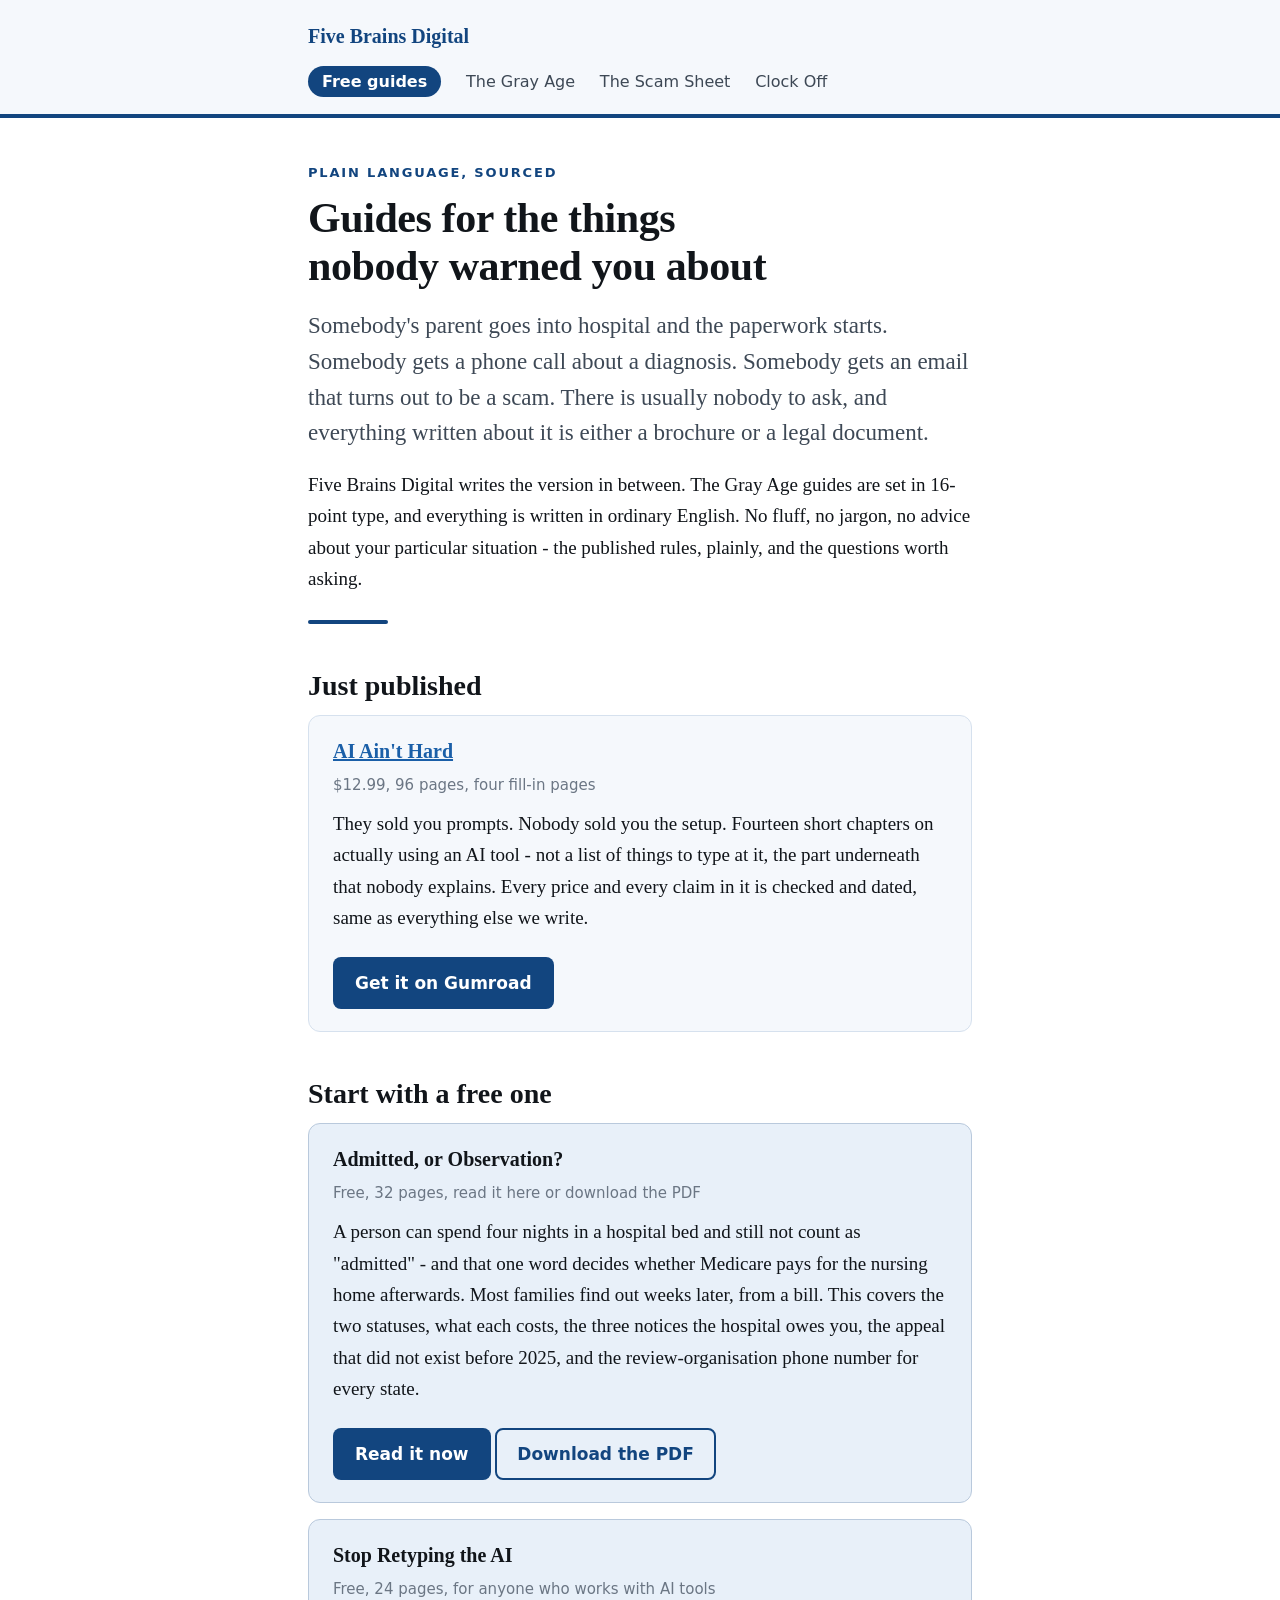
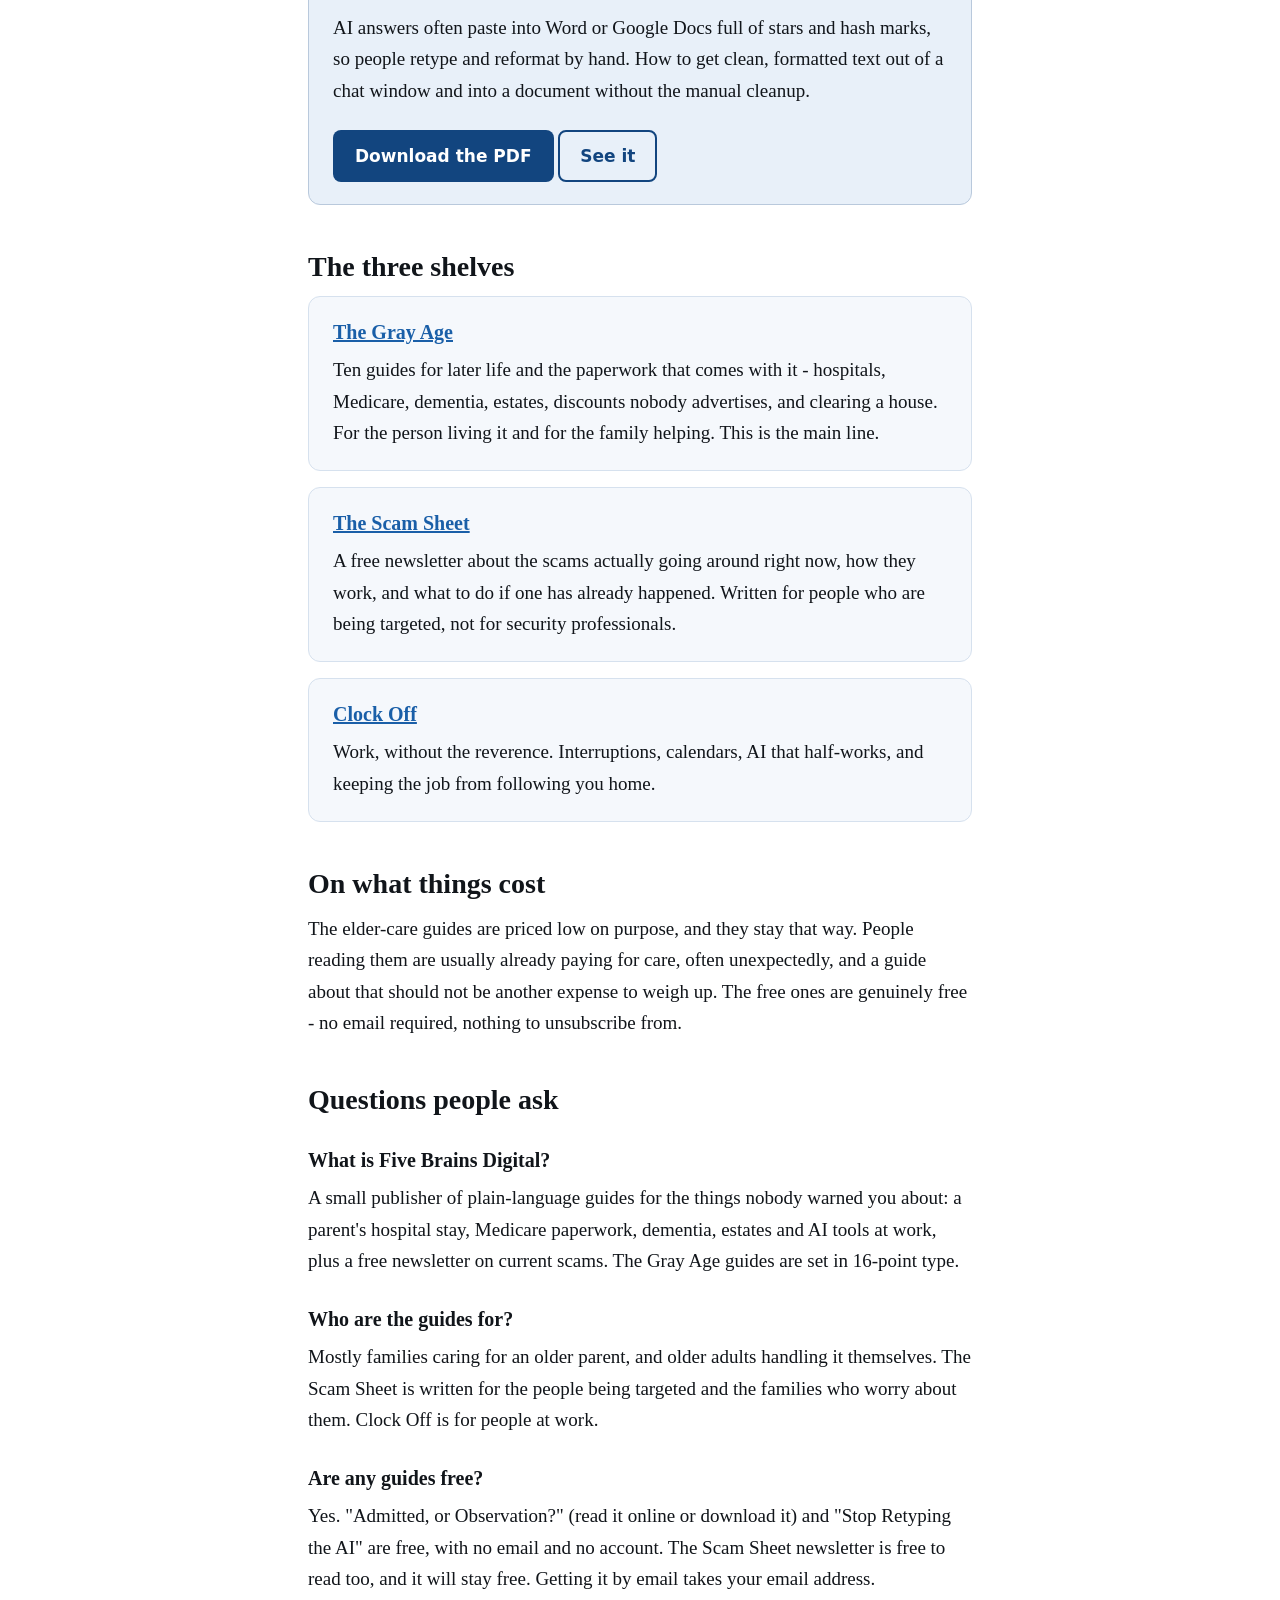
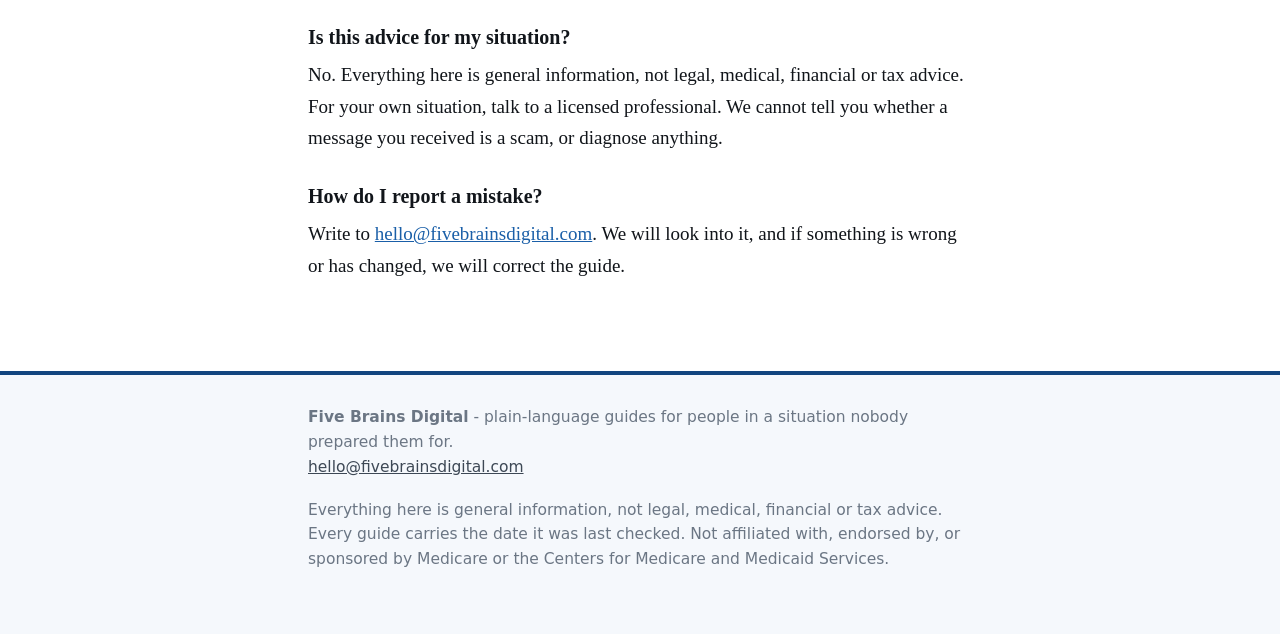
<file: index.html>
<!doctype html>
<html lang="en">
  <head>
    <meta charset="utf-8">
    <meta name="viewport" content="width=device-width, initial-scale=1">
    <title>Five Brains Digital - plain-language guides for caregivers and families</title>
  <meta name="description" content="Plain-language guides on Medicare paperwork, dementia, caring for an aging parent, and the scams going around. Free guides available.">
  <link rel="canonical" href="https://fivebrainsdigital.com/">
  <meta property="og:title" content="Five Brains Digital - plain-language guides for caregivers and families">
  <meta property="og:description" content="Plain-language guides on Medicare paperwork, dementia, caring for an aging parent, and the scams going around. Free guides available.">
  <meta property="og:type" content="website">
  <meta property="og:url" content="https://fivebrainsdigital.com/">
  <link rel="stylesheet" href="style.css">
  </head>
<body class="">
<a class="skip" href="#main">Skip to content</a>
<header class="site"><div class="wrap">
<a class="brand" href="">Five Brains Digital</a>
<nav>
  <a class="pill" href="free">Free guides</a>
  <a href="the-gray-age">The Gray Age</a>
  <a href="scam-sheet">The Scam Sheet</a>
  <a href="clock-off">Clock Off</a>
</nav>
</div></header>
  <main id="main"><div class="wrap">
    <p class="eyebrow">Plain language, sourced</p>
    <h1>Guides for the things nobody warned you about</h1>
  <p class="lede">Somebody's parent goes into hospital and the paperwork starts. Somebody gets a
  phone call about a diagnosis. Somebody gets an email that turns out to be a scam. There is
  usually nobody to ask, and everything written about it is either a brochure or a legal document.</p>
  <p>Five Brains Digital writes the version in between. The Gray Age guides are set in 16-point
  type, and everything is written in ordinary English. No fluff, no jargon, no advice about your
  particular situation - the published rules, plainly, and the questions worth asking.</p>
  <hr class="gold">
  <h2>Just published</h2>
  <div class="card">
  <h3><a href="https://shop.fivebrainsdigital.com/l/gytrvp">AI Ain't Hard</a></h3>
  <p class="meta">$12.99, 96 pages, four fill-in pages</p>
  <p>They sold you prompts. Nobody sold you the setup. Fourteen short chapters on actually
  using an AI tool - not a list of things to type at it, the part underneath that nobody
  explains. Every price and every claim in it is checked and dated, same as everything else
  we write.</p>
  <p><a class="btn" href="https://shop.fivebrainsdigital.com/l/gytrvp">Get it on Gumroad</a></p>
  </div>
  <h2>Start with a free one</h2>
  <div class="card free">
  <h3>Admitted, or Observation?</h3>
  <p class="meta">Free, 32 pages, read it here or download the PDF</p>
  <p>A person can spend four nights in a hospital bed and still not count as "admitted" -
  and that one word decides whether Medicare pays for the nursing home afterwards. Most
  families find out weeks later, from a bill. This covers the two statuses, what each costs,
  the three notices the hospital owes you, the appeal that did not exist before 2025, and
  the review-organisation phone number for every state.</p>
  <p><a class="btn" href="guides/admitted-or-observation">Read it now</a>
  <a class="btn ghost" href="downloads/admitted-or-observation.pdf">Download the PDF</a></p>
  </div>
  <div class="card free">
  <h3>Stop Retyping the AI</h3>
  <p class="meta">Free, 24 pages, for anyone who works with AI tools</p>
  <p>AI answers often paste into Word or Google Docs full of stars and hash marks, so people
  retype and reformat by hand. How to get clean, formatted text out of a chat window and into a document without
  the manual cleanup.</p>
  <p><a class="btn" href="downloads/stop-retyping-the-ai.pdf">Download the PDF</a>
  <a class="btn ghost" href="clock-off">See it</a></p>
  </div>
  <h2>The three shelves</h2>
  <div class="card">
  <h3><a href="the-gray-age">The Gray Age</a></h3>
  <p>Ten guides for later life and the paperwork that comes with it - hospitals, Medicare,
  dementia, estates, discounts nobody advertises, and clearing a house. For the person living
  it and for the family helping. This is the main line.</p>
  </div>
  <div class="card">
  <h3><a href="scam-sheet">The Scam Sheet</a></h3>
  <p>A free newsletter about the scams actually going around right now, how they work, and
  what to do if one has already happened. Written for people who are being targeted, not for
  security professionals.</p>
  </div>
  <div class="card">
  <h3><a href="clock-off">Clock Off</a></h3>
  <p>Work, without the reverence. Interruptions, calendars, AI that half-works, and keeping
  the job from following you home.</p>
  </div>
  <h2>On what things cost</h2>
  <p>The elder-care guides are priced low on purpose, and they stay that way. People reading them
  are usually already paying for care, often unexpectedly, and a guide about that should not be
  another expense to weigh up. The free ones are genuinely free - no email required, nothing to
  unsubscribe from.</p>
  <h2 id="questions">Questions people ask</h2>
  <h3>What is Five Brains Digital?</h3>
  <p>A small publisher of plain-language guides for the things nobody warned you about: a parent's
  hospital stay, Medicare paperwork, dementia, estates and AI tools at work, plus a free newsletter
  on current scams. The Gray Age guides are set in 16-point type.</p>
  <h3>Who are the guides for?</h3>
  <p>Mostly families caring for an older parent, and older adults handling it themselves. The Scam
  Sheet is written for the people being targeted and the families who worry about them. Clock Off is
  for people at work.</p>
  <h3>Are any guides free?</h3>
  <p>Yes. "Admitted, or Observation?" (read it online or download it) and "Stop Retyping the AI" are
  free, with no email and no account. The Scam Sheet newsletter is free to read too, and it will stay
  free. Getting it by email takes your email address.</p>
  <h3>Is this advice for my situation?</h3>
  <p>No. Everything here is general information, not legal, medical, financial or tax advice. For your
  own situation, talk to a licensed professional. We cannot tell you whether a message you received is
  a scam, or diagnose anything.</p>
  <h3>How do I report a mistake?</h3>
  <p>Write to <a href="mailto:hello@fivebrainsdigital.com">hello@fivebrainsdigital.com</a>. We will look
  into it, and if something is wrong or has changed, we will correct the guide.</p>
  </div></main>
<footer class="site"><div class="wrap">
<p><strong>Five Brains Digital</strong> - plain-language guides for people in a situation
nobody prepared them for.<br>
<a href="mailto:hello@fivebrainsdigital.com">hello@fivebrainsdigital.com</a></p>
<p>Everything here is general information, not legal, medical, financial or tax advice.
Every guide carries the date it was last checked. Not affiliated with, endorsed by,
or sponsored by Medicare or the Centers for Medicare and Medicaid Services.</p>
</div></footer>
</body>
</html>
</file>
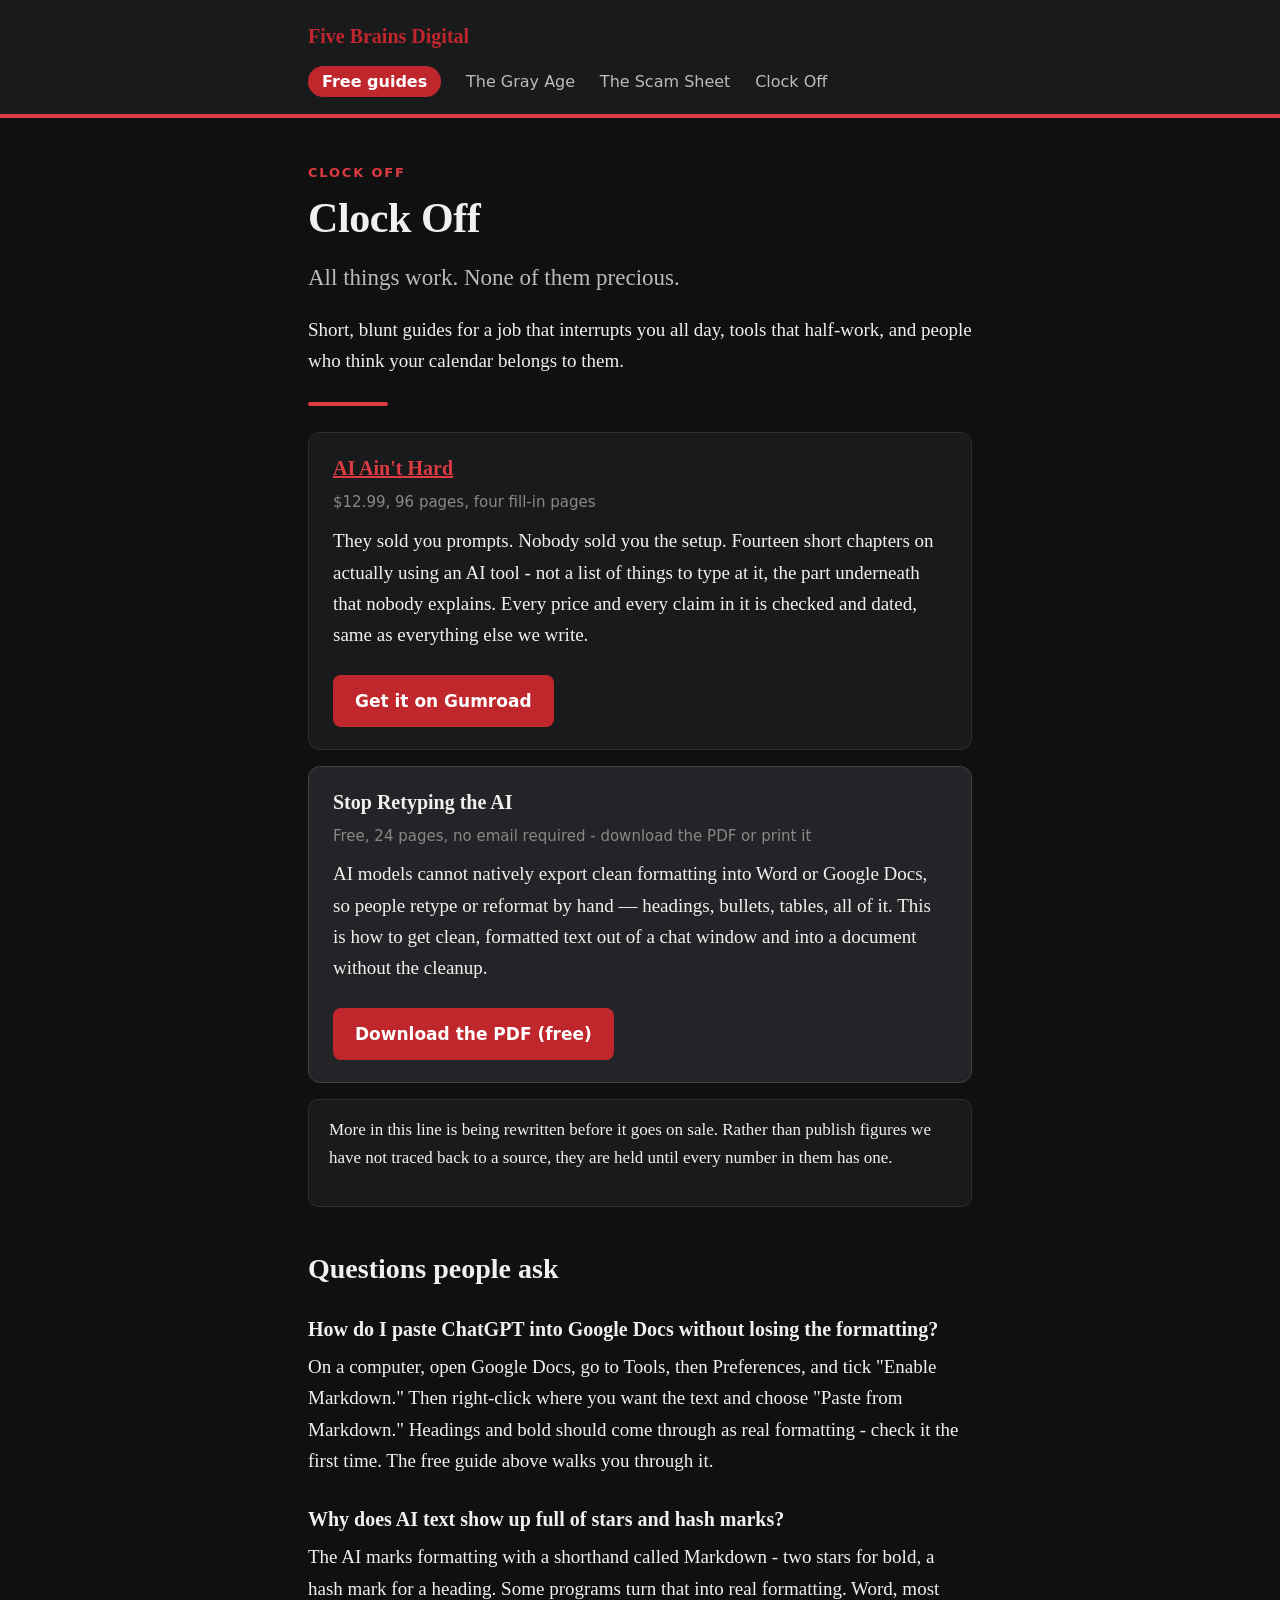
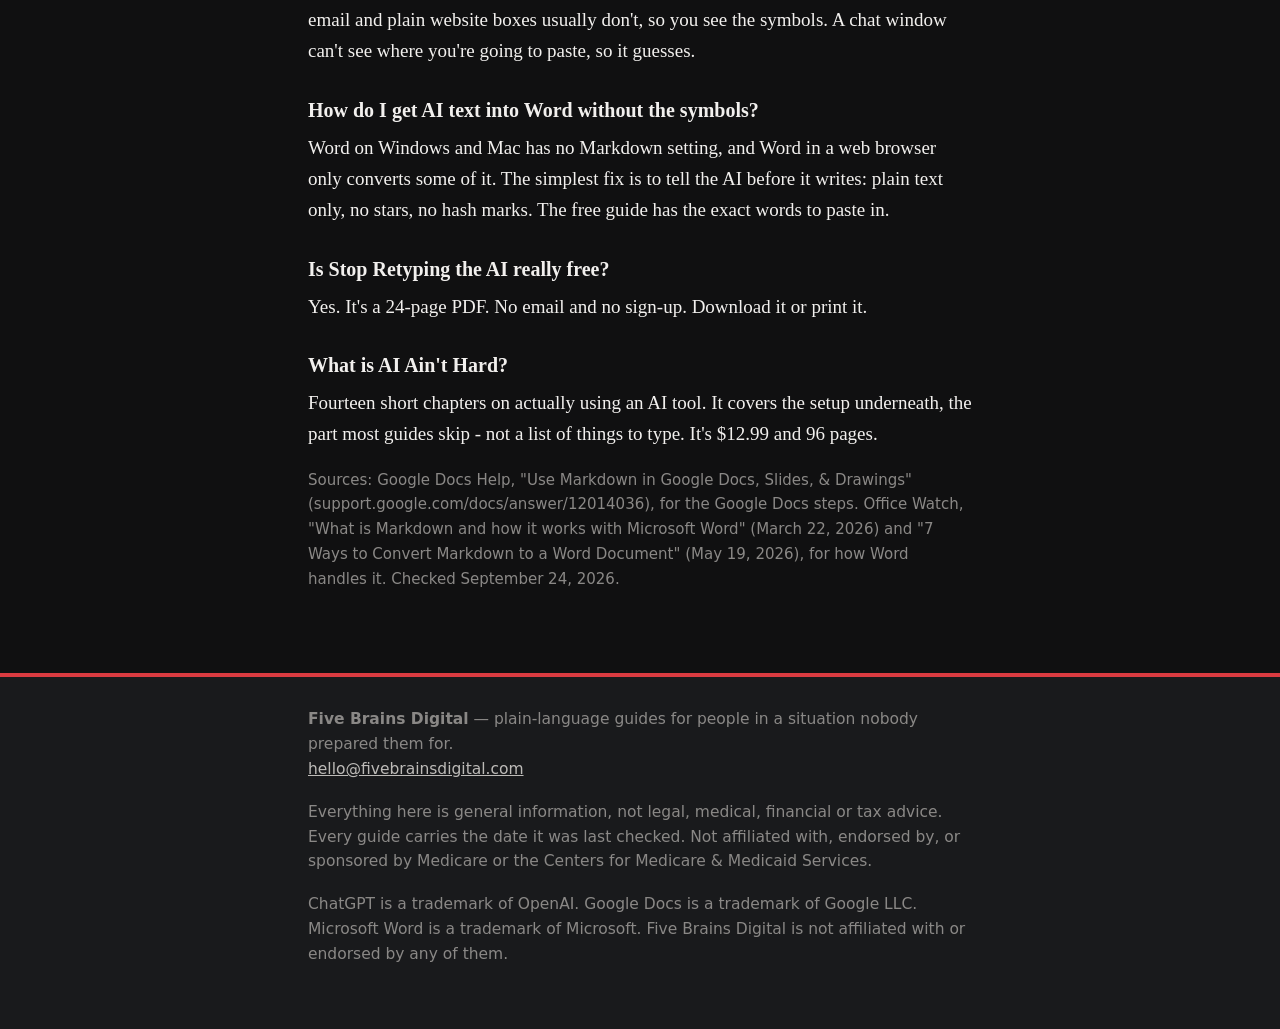
<file: clock-off.html>
<!doctype html>
<html lang="en">
<head>
<meta charset="utf-8">
<meta name="viewport" content="width=device-width, initial-scale=1">
<title>Clock Off — work guides with an attitude | Five Brains Digital</title>
<meta name="description" content="Work guides with an attitude: interruptions, calendars, AI tools that half-work, and keeping the job from following you home. Includes a free guide to getting clean formatted text out of a chat window.">
<link rel="canonical" href="https://fivebrainsdigital.com/clock-off">
<meta property="og:title" content="Clock Off — work guides with an attitude | Five Brains Digital">
<meta property="og:description" content="Work guides with an attitude: interruptions, calendars, AI tools that half-work, and keeping the job from following you home. Includes a free guide to getting clean formatted text out of a chat window.">
<meta property="og:type" content="website">
<meta property="og:url" content="https://fivebrainsdigital.com/clock-off">
<link rel="stylesheet" href="style.css">

</head>
<body class="csy">
<a class="skip" href="#main">Skip to content</a>
<header class="site"><div class="wrap">
  <a class="brand" href="./">Five Brains Digital</a>
  <nav>
    <a class="pill" href="free">Free guides</a>
    <a href="the-gray-age">The Gray Age</a>
    <a href="scam-sheet">The Scam Sheet</a>
    <a href="clock-off">Clock Off</a>
  </nav>
</div></header>
<main id="main"><div class="wrap">

<p class="eyebrow">Clock Off</p>
<h1>Clock Off</h1>
<p class="lede">All things work. None of them precious.</p>
<p>Short, blunt guides for a job that interrupts you all day, tools that half-work, and people
who think your calendar belongs to them.</p>
<hr class="gold">
<div class="card">
  <h3><a href="https://shop.fivebrainsdigital.com/l/gytrvp">AI Ain't Hard</a></h3>
  <p class="meta">$12.99, 96 pages, four fill-in pages</p>
  <p>They sold you prompts. Nobody sold you the setup. Fourteen short chapters on actually
  using an AI tool - not a list of things to type at it, the part underneath that nobody
  explains. Every price and every claim in it is checked and dated, same as everything else
  we write.</p>
  <p><a class="btn" href="https://shop.fivebrainsdigital.com/l/gytrvp">Get it on Gumroad</a></p>
</div>
<div class="card free">
  <h3>Stop Retyping the AI</h3>
  <p class="meta">Free, 24 pages, no email required - download the PDF or print it</p>
  <p>AI models cannot natively export clean formatting into Word or Google Docs, so people
  retype or reformat by hand — headings, bullets, tables, all of it. This is how to get clean,
  formatted text out of a chat window and into a document without the cleanup.</p>
  <p><a class="btn" href="downloads/stop-retyping-the-ai.pdf">Download the PDF (free)</a></p>
</div>
<div class="note">
  <p>More in this line is being rewritten before it goes on sale. Rather than publish figures
  we have not traced back to a source, they are held until every number in them has one.</p>
</div>

<h2 id="questions">Questions people ask</h2>

<h3>How do I paste ChatGPT into Google Docs without losing the formatting?</h3>
<p>On a computer, open Google Docs, go to Tools, then Preferences, and tick "Enable Markdown." Then
right-click where you want the text and choose "Paste from Markdown." Headings and bold should come
through as real formatting - check it the first time. The free guide above walks you through it.</p>

<h3>Why does AI text show up full of stars and hash marks?</h3>
<p>The AI marks formatting with a shorthand called Markdown - two stars for bold, a hash mark for a
heading. Some programs turn that into real formatting. Word, most email and plain website boxes
usually don't, so you see the symbols. A chat window can't see where you're going to paste, so it
guesses.</p>

<h3>How do I get AI text into Word without the symbols?</h3>
<p>Word on Windows and Mac has no Markdown setting, and Word in a web browser only converts some of
it. The simplest fix is to tell the AI before it writes: plain text only, no stars, no hash marks.
The free guide has the exact words to paste in.</p>

<h3>Is Stop Retyping the AI really free?</h3>
<p>Yes. It's a 24-page PDF. No email and no sign-up. Download it or print it.</p>

<h3>What is AI Ain't Hard?</h3>
<p>Fourteen short chapters on actually using an AI tool. It covers the setup underneath, the part
most guides skip - not a list of things to type. It's $12.99 and 96 pages.</p>

<p class="meta">Sources: Google Docs Help, "Use Markdown in Google Docs, Slides, &amp; Drawings"
(support.google.com/docs/answer/12014036), for the Google Docs steps. Office Watch, "What is Markdown
and how it works with Microsoft Word" (March 22, 2026) and "7 Ways to Convert Markdown to a Word
Document" (May 19, 2026), for how Word handles it. Checked September 24, 2026.</p>

</div></main>
<footer class="site"><div class="wrap">
  <p><strong>Five Brains Digital</strong> — plain-language guides for people in a situation
  nobody prepared them for.<br>
  <a href="mailto:hello@fivebrainsdigital.com">hello@fivebrainsdigital.com</a></p>
  <p>Everything here is general information, not legal, medical, financial or tax advice.
  Every guide carries the date it was last checked. Not affiliated with, endorsed by,
  or sponsored by Medicare or the Centers for Medicare &amp; Medicaid Services.</p>
  <p>ChatGPT is a trademark of OpenAI. Google Docs is a trademark of Google LLC. Microsoft Word is a
  trademark of Microsoft. Five Brains Digital is not affiliated with or endorsed by any of them.</p>
</div></footer>
</body>
</html>
</file>
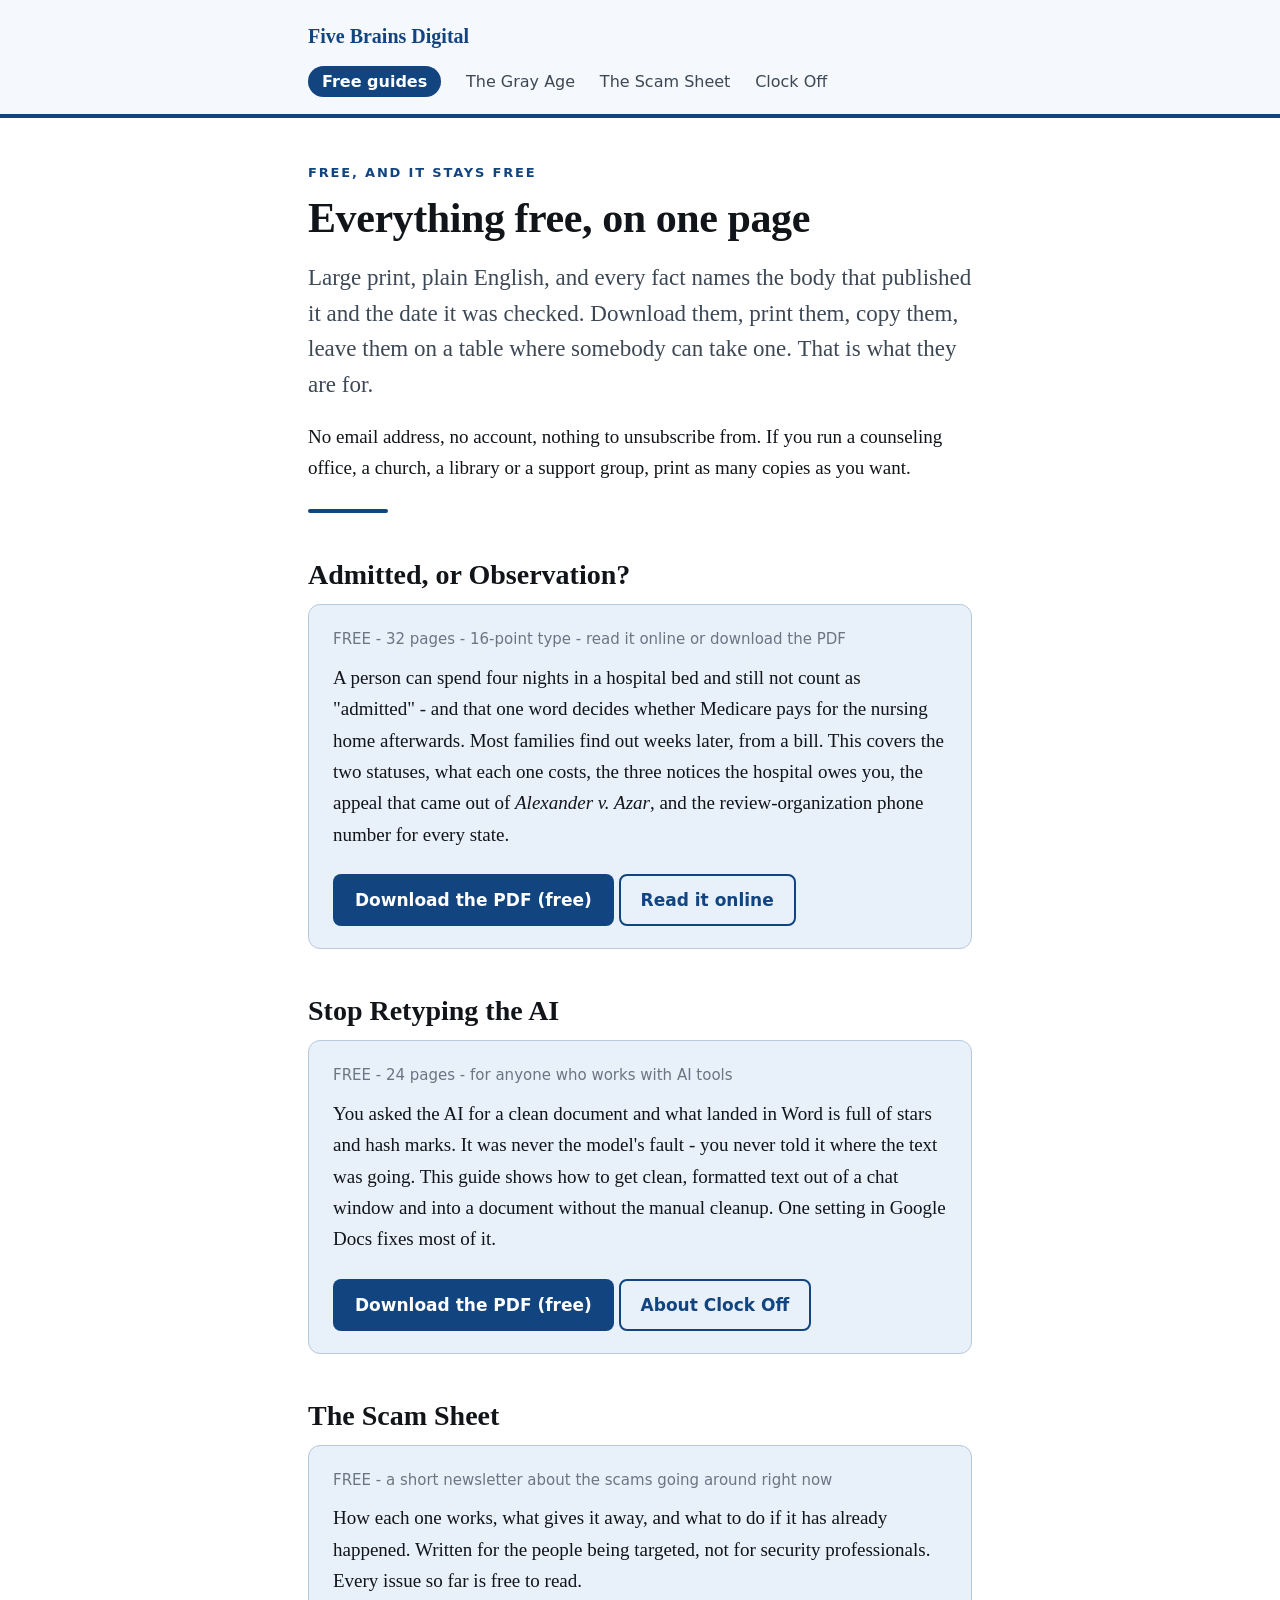
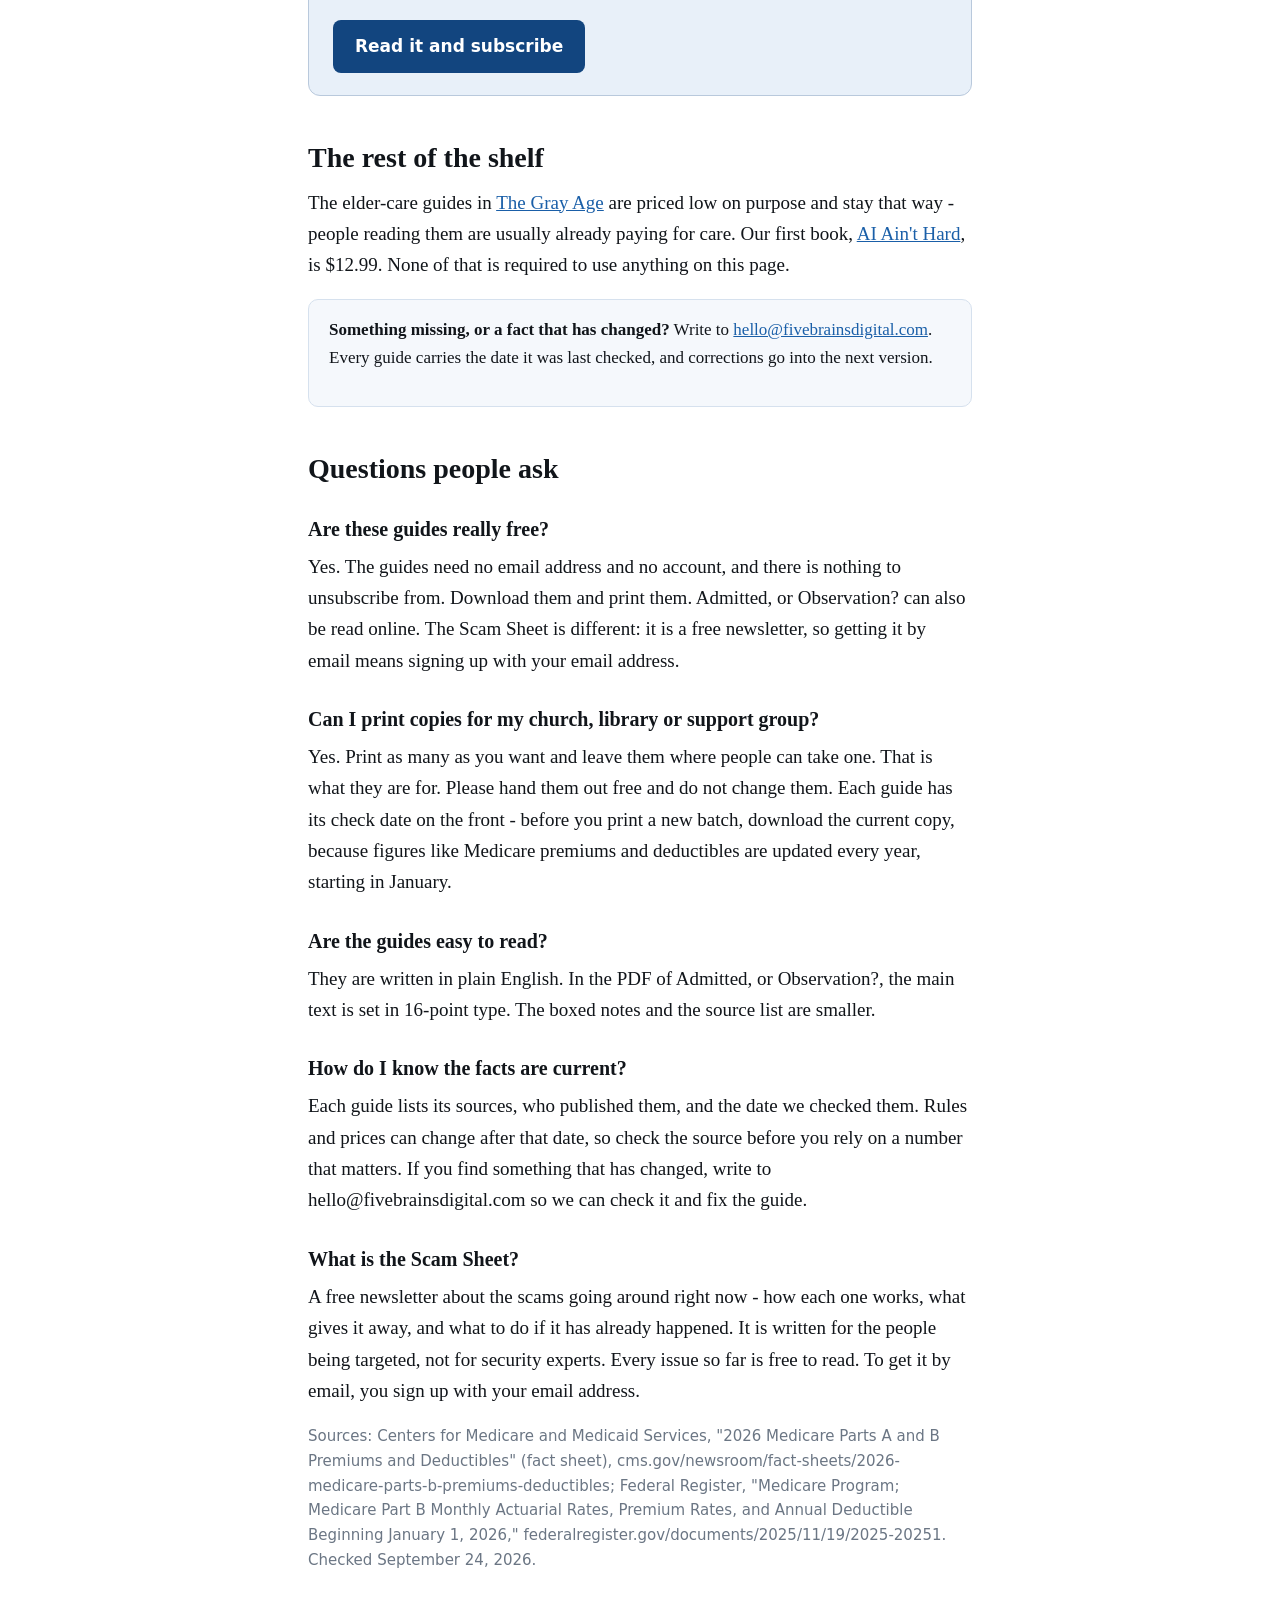
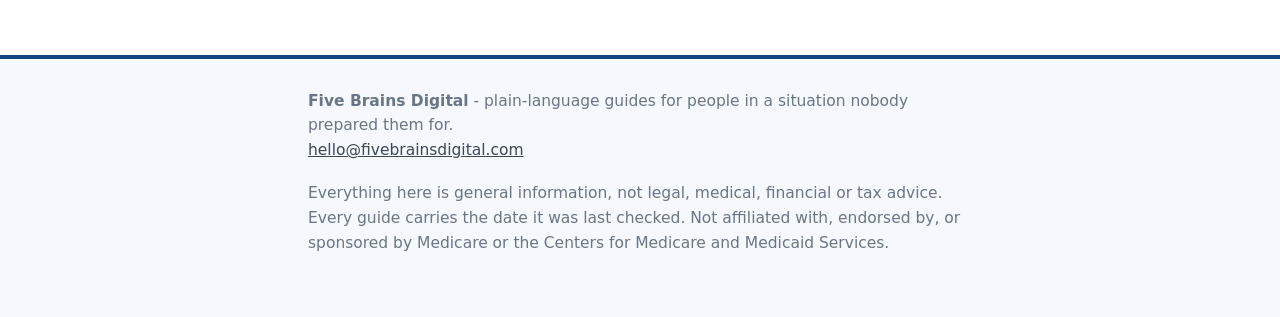
<file: free.html>
<!doctype html>
<html lang="en">
  <head>
    <meta charset="utf-8">
    <meta name="viewport" content="width=device-width, initial-scale=1">
    <title>Free guides - Five Brains Digital</title>
  <meta name="description" content="Every free guide from Five Brains Digital on one page. Large print, plain English, every fact sourced and dated. Download or print. No email required, nothing to unsubscribe from.">
  <link rel="canonical" href="https://fivebrainsdigital.com/free">
  <meta property="og:title" content="Free guides - Five Brains Digital">
  <meta property="og:description" content="Every free guide on one page. Large print, plain English, every fact sourced and dated. Download or print. No email required.">
  <meta property="og:type" content="website">
  <meta property="og:url" content="https://fivebrainsdigital.com/free">
  <link rel="stylesheet" href="style.css">
  </head>
<body class="">
<a class="skip" href="#main">Skip to content</a>
<header class="site"><div class="wrap">
<a class="brand" href="./">Five Brains Digital</a>
<nav>
  <a class="pill" href="free">Free guides</a>
  <a href="the-gray-age">The Gray Age</a>
  <a href="scam-sheet">The Scam Sheet</a>
  <a href="clock-off">Clock Off</a>
</nav>
</div></header>
  <main id="main"><div class="wrap">
    <p class="eyebrow">Free, and it stays free</p>
    <h1>Everything free, on one page</h1>
  <p class="lede">Large print, plain English, and every fact names the body that published it and
  the date it was checked. Download them, print them, copy them, leave them on a table where
  somebody can take one. That is what they are for.</p>
  <p>No email address, no account, nothing to unsubscribe from. If you run a counseling office,
  a church, a library or a support group, print as many copies as you want.</p>
  <hr class="gold">

  <h2>Admitted, or Observation?</h2>
  <div class="card free">
  <p class="meta">FREE - 32 pages - 16-point type - read it online or download the PDF</p>
  <p>A person can spend four nights in a hospital bed and still not count as "admitted" - and
  that one word decides whether Medicare pays for the nursing home afterwards. Most families
  find out weeks later, from a bill. This covers the two statuses, what each one costs, the
  three notices the hospital owes you, the appeal that came out of <em>Alexander v. Azar</em>,
  and the review-organization phone number for every state.</p>
  <p><a class="btn" href="downloads/admitted-or-observation.pdf">Download the PDF (free)</a>
  <a class="btn ghost" href="guides/admitted-or-observation">Read it online</a></p>
  </div>

  <h2>Stop Retyping the AI</h2>
  <div class="card free">
  <p class="meta">FREE - 24 pages - for anyone who works with AI tools</p>
  <p>You asked the AI for a clean document and what landed in Word is full of stars and hash
  marks. It was never the model's fault - you never told it where the text was going. This
  guide shows how to get clean, formatted text out of a chat window and into a document
  without the manual cleanup. One setting in Google Docs fixes most of it.</p>
  <p><a class="btn" href="downloads/stop-retyping-the-ai.pdf">Download the PDF (free)</a>
  <a class="btn ghost" href="clock-off">About Clock Off</a></p>
  </div>

  <h2>The Scam Sheet</h2>
  <div class="card free">
  <p class="meta">FREE - a short newsletter about the scams going around right now</p>
  <p>How each one works, what gives it away, and what to do if it has already happened.
  Written for the people being targeted, not for security professionals. Every issue so far is
  free to read.</p>
  <p><a class="btn" href="scam-sheet">Read it and subscribe</a></p>
  </div>

  <h2>The rest of the shelf</h2>
  <p>The elder-care guides in <a href="the-gray-age">The Gray Age</a> are priced low on
  purpose and stay that way - people reading them are usually already paying for care. Our
  first book, <a href="https://shop.fivebrainsdigital.com/l/gytrvp">AI Ain't Hard</a>, is
  $12.99. None of that is required to use anything on this page.</p>

  <div class="note">
  <p><strong>Something missing, or a fact that has changed?</strong> Write to
  <a href="mailto:hello@fivebrainsdigital.com">hello@fivebrainsdigital.com</a>. Every guide
  carries the date it was last checked, and corrections go into the next version.</p>
  </div>

<h2 id="questions">Questions people ask</h2>

<h3>Are these guides really free?</h3>
<p>Yes. The guides need no email address and no account, and there is nothing to unsubscribe from. Download them and print them. Admitted, or Observation? can also be read online. The Scam Sheet is different: it is a free newsletter, so getting it by email means signing up with your email address.</p>

<h3>Can I print copies for my church, library or support group?</h3>
<p>Yes. Print as many as you want and leave them where people can take one. That is what they are for. Please hand them out free and do not change them. Each guide has its check date on the front - before you print a new batch, download the current copy, because figures like Medicare premiums and deductibles are updated every year, starting in January.</p>

<h3>Are the guides easy to read?</h3>
<p>They are written in plain English. In the PDF of Admitted, or Observation?, the main text is set in 16-point type. The boxed notes and the source list are smaller.</p>

<h3>How do I know the facts are current?</h3>
<p>Each guide lists its sources, who published them, and the date we checked them. Rules and prices can change after that date, so check the source before you rely on a number that matters. If you find something that has changed, write to hello@fivebrainsdigital.com so we can check it and fix the guide.</p>

<h3>What is the Scam Sheet?</h3>
<p>A free newsletter about the scams going around right now - how each one works, what gives it away, and what to do if it has already happened. It is written for the people being targeted, not for security experts. Every issue so far is free to read. To get it by email, you sign up with your email address.</p>

<p class="meta">Sources: Centers for Medicare and Medicaid Services, "2026 Medicare Parts A and B Premiums and Deductibles" (fact sheet), cms.gov/newsroom/fact-sheets/2026-medicare-parts-b-premiums-deductibles; Federal Register, "Medicare Program; Medicare Part B Monthly Actuarial Rates, Premium Rates, and Annual Deductible Beginning January 1, 2026," federalregister.gov/documents/2025/11/19/2025-20251. Checked September 24, 2026.</p>

  </div></main>
<footer class="site"><div class="wrap">
<p><strong>Five Brains Digital</strong> - plain-language guides for people in a situation
nobody prepared them for.<br>
<a href="mailto:hello@fivebrainsdigital.com">hello@fivebrainsdigital.com</a></p>
<p>Everything here is general information, not legal, medical, financial or tax advice.
Every guide carries the date it was last checked. Not affiliated with, endorsed by,
or sponsored by Medicare or the Centers for Medicare and Medicaid Services.</p>
</div></footer>
</body>
</html>
</file>
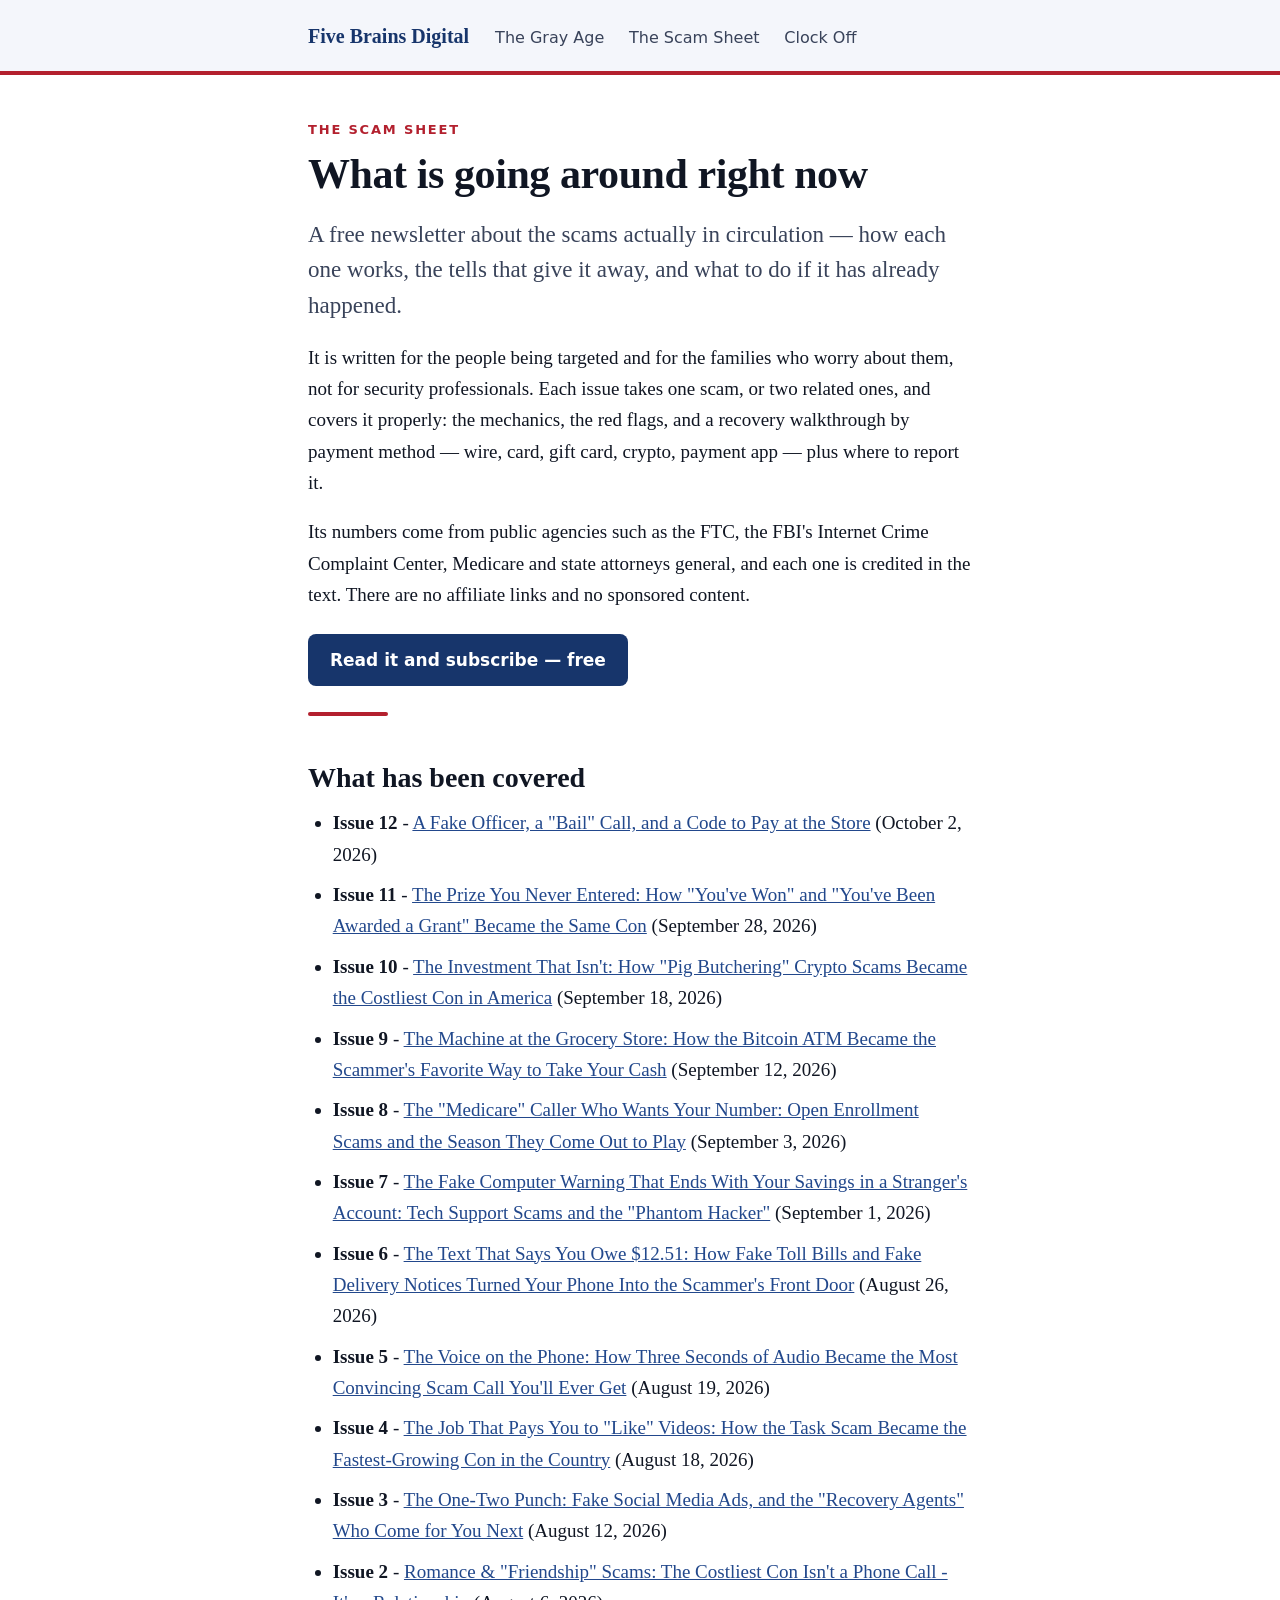
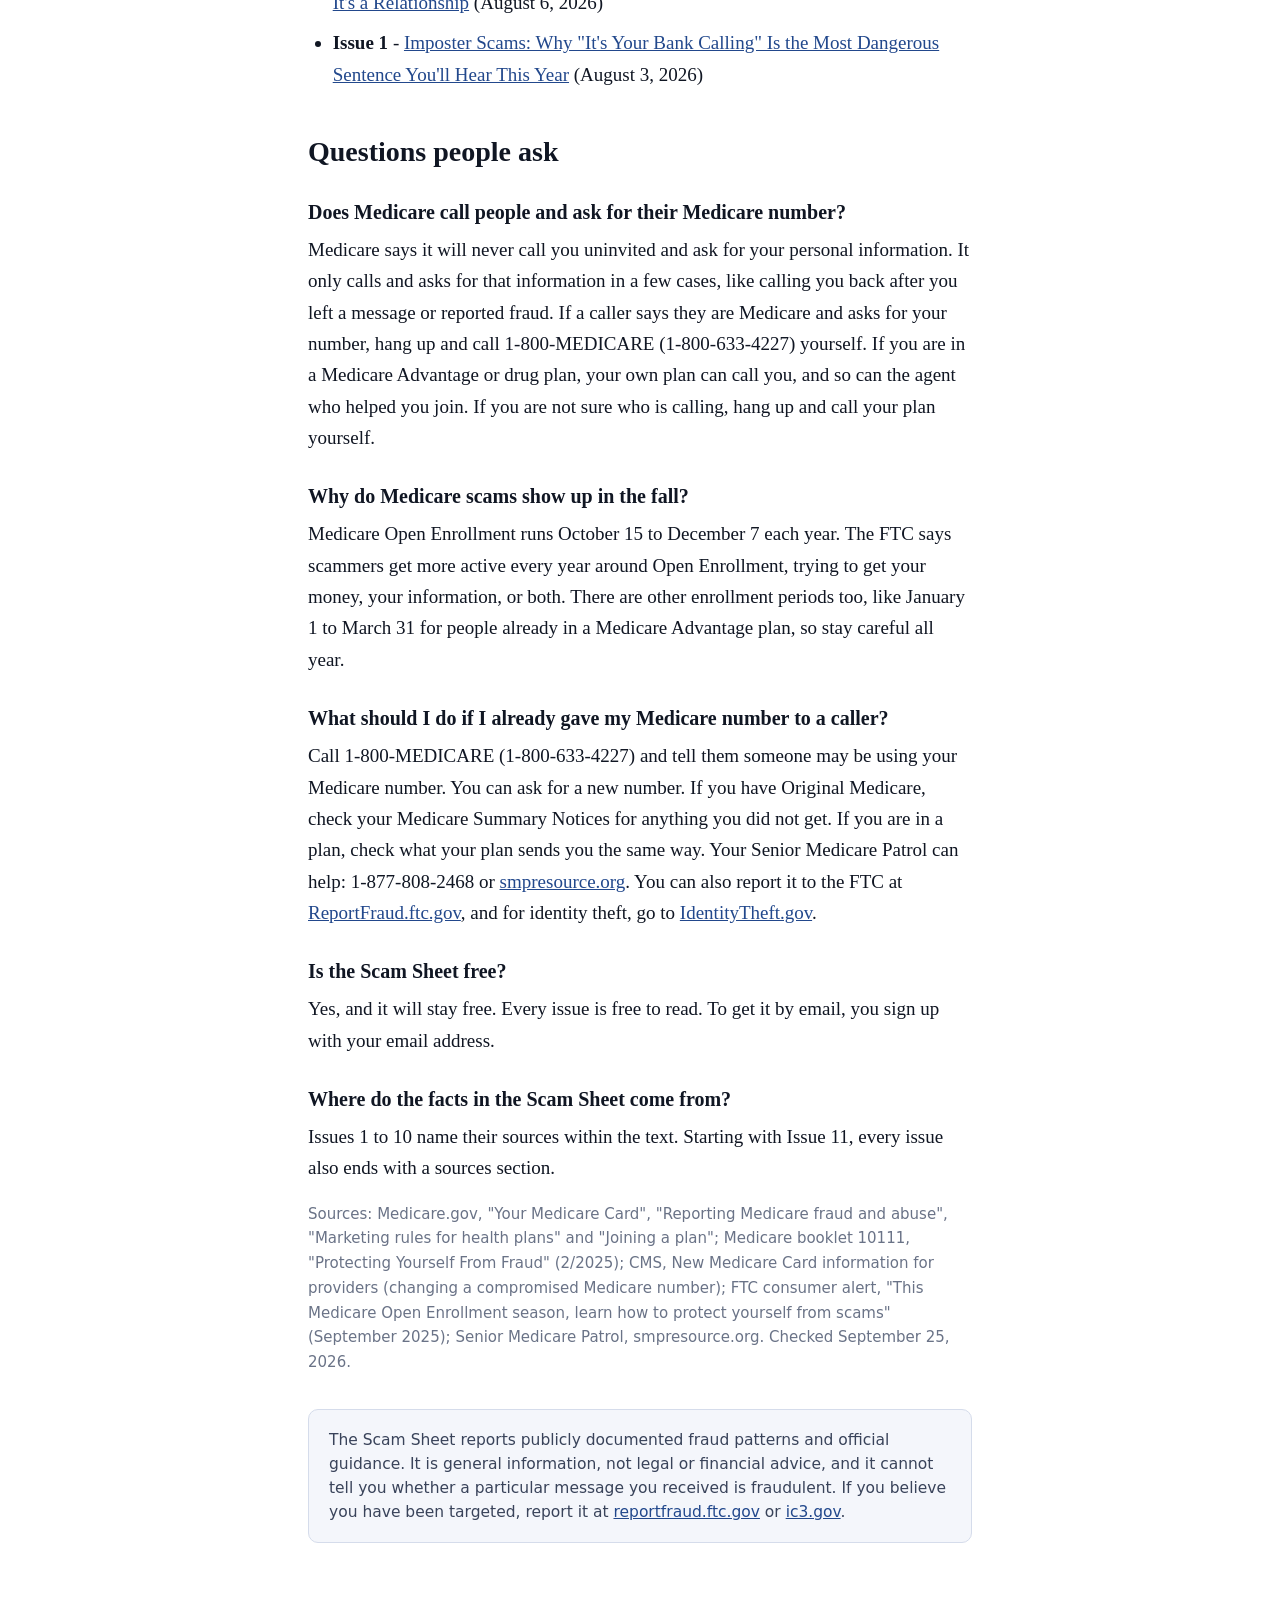
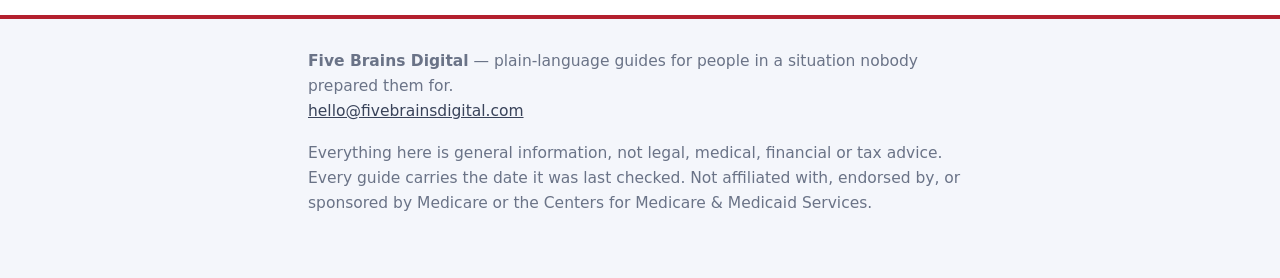
<file: scam-sheet.html>
<!doctype html>
<html lang="en">
<head>
<meta charset="utf-8">
<meta name="viewport" content="width=device-width, initial-scale=1">
<title>The Scam Sheet — a free newsletter on current scams</title>
<meta name="description" content="A free newsletter on the scams going around right now: how each one works, the warning signs, and what to do if it already happened. Sourced to the FTC, FBI IC3, Medicare and state attorneys general.">
<link rel="canonical" href="https://fivebrainsdigital.com/scam-sheet">
<meta property="og:title" content="The Scam Sheet — a free newsletter on current scams">
<meta property="og:description" content="A free newsletter on the scams going around right now: how each one works, the warning signs, and what to do if it already happened. Sourced to the FTC, FBI IC3, Medicare and state attorneys general.">
<meta property="og:type" content="website">
<meta property="og:url" content="https://fivebrainsdigital.com/scam-sheet">
<link rel="stylesheet" href="style.css">

</head>
<body class="scm">
<a class="skip" href="#main">Skip to content</a>
<header class="site"><div class="wrap">
  <a class="brand" href="">Five Brains Digital</a>
  <nav>
    <a href="the-gray-age">The Gray Age</a>
    <a href="scam-sheet">The Scam Sheet</a>
    <a href="clock-off">Clock Off</a>
  </nav>
</div></header>
<main id="main"><div class="wrap">

<p class="eyebrow">The Scam Sheet</p>
<h1>What is going around right now</h1>
<p class="lede">A free newsletter about the scams actually in circulation — how each one works,
the tells that give it away, and what to do if it has already happened.</p>
<p>It is written for the people being targeted and for the families who worry about them, not
for security professionals. Each issue takes one scam, or two related ones, and covers it
properly: the mechanics, the red flags, and a recovery walkthrough by payment method — wire,
card, gift card, crypto, payment app — plus where to report it.</p>
<p>Its numbers come from public agencies such as the FTC, the FBI's Internet Crime Complaint
Center, Medicare and state attorneys general, and each one is credited in the text. There are no
affiliate links and no sponsored content.</p>
<p><a class="btn" href="https://the-scam-sheet.beehiiv.com">Read it and subscribe — free</a></p>
<hr class="gold">
<h2>What has been covered</h2>
<ul>
  <li><strong>Issue 12</strong> - <a href="https://the-scam-sheet.beehiiv.com/p/the-scam-sheet-issue-12">A Fake Officer, a "Bail" Call, and a Code to Pay at the Store</a> (October 2, 2026)</li>
  <li><strong>Issue 11</strong> - <a href="https://the-scam-sheet.beehiiv.com/p/the-scam-sheet-issue-11">The Prize You Never Entered: How "You've Won" and "You've Been Awarded a Grant" Became the Same Con</a> (September 28, 2026)</li>
  <li><strong>Issue 10</strong> - <a href="https://the-scam-sheet.beehiiv.com/p/the-scam-sheet-issue-10">The Investment That Isn't: How "Pig Butchering" Crypto Scams Became the Costliest Con in America</a> (September 18, 2026)</li>
  <li><strong>Issue 9</strong> - <a href="https://the-scam-sheet.beehiiv.com/p/the-scam-sheet-issue-9">The Machine at the Grocery Store: How the Bitcoin ATM Became the Scammer's Favorite Way to Take Your Cash</a> (September 12, 2026)</li>
  <li><strong>Issue 8</strong> - <a href="https://the-scam-sheet.beehiiv.com/p/the-scam-sheet-issue-8">The "Medicare" Caller Who Wants Your Number: Open Enrollment Scams and the Season They Come Out to Play</a> (September 3, 2026)</li>
  <li><strong>Issue 7</strong> - <a href="https://the-scam-sheet.beehiiv.com/p/the-scam-sheet-issue-7">The Fake Computer Warning That Ends With Your Savings in a Stranger's Account: Tech Support Scams and the "Phantom Hacker"</a> (September 1, 2026)</li>
  <li><strong>Issue 6</strong> - <a href="https://the-scam-sheet.beehiiv.com/p/the-scam-sheet-issue-6">The Text That Says You Owe $12.51: How Fake Toll Bills and Fake Delivery Notices Turned Your Phone Into the Scammer's Front Door</a> (August 26, 2026)</li>
  <li><strong>Issue 5</strong> - <a href="https://the-scam-sheet.beehiiv.com/p/the-scam-sheet-issue-5">The Voice on the Phone: How Three Seconds of Audio Became the Most Convincing Scam Call You'll Ever Get</a> (August 19, 2026)</li>
  <li><strong>Issue 4</strong> - <a href="https://the-scam-sheet.beehiiv.com/p/the-scam-sheet-issue-4">The Job That Pays You to "Like" Videos: How the Task Scam Became the Fastest-Growing Con in the Country</a> (August 18, 2026)</li>
  <li><strong>Issue 3</strong> - <a href="https://the-scam-sheet.beehiiv.com/p/the-scam-sheet-issue-3">The One-Two Punch: Fake Social Media Ads, and the "Recovery Agents" Who Come for You Next</a> (August 12, 2026)</li>
  <li><strong>Issue 2</strong> - <a href="https://the-scam-sheet.beehiiv.com/p/the-scam-sheet-issue-2">Romance &amp; "Friendship" Scams: The Costliest Con Isn't a Phone Call - It's a Relationship</a> (August 6, 2026)</li>
  <li><strong>Issue 1</strong> - <a href="https://the-scam-sheet.beehiiv.com/p/the-scam-sheet-issue-1">Imposter Scams: Why "It's Your Bank Calling" Is the Most Dangerous Sentence You'll Hear This Year</a> (August 3, 2026)</li>
</ul>
<h2 id="questions">Questions people ask</h2>

<h3>Does Medicare call people and ask for their Medicare number?</h3>
<p>Medicare says it will never call you uninvited and ask for your personal information. It only
calls and asks for that information in a few cases, like calling you back after you left a message
or reported fraud. If a caller says they are Medicare and asks for your number, hang up and call
1-800-MEDICARE (1-800-633-4227) yourself. If you are in a Medicare Advantage or drug plan, your own
plan can call you, and so can the agent who helped you join. If you are not sure who is calling,
hang up and call your plan yourself.</p>

<h3>Why do Medicare scams show up in the fall?</h3>
<p>Medicare Open Enrollment runs October 15 to December 7 each year. The FTC says scammers get more
active every year around Open Enrollment, trying to get your money, your information, or both. There
are other enrollment periods too, like January 1 to March 31 for people already in a Medicare
Advantage plan, so stay careful all year.</p>

<h3>What should I do if I already gave my Medicare number to a caller?</h3>
<p>Call 1-800-MEDICARE (1-800-633-4227) and tell them someone may be using your Medicare number. You
can ask for a new number. If you have Original Medicare, check your Medicare Summary Notices for
anything you did not get. If you are in a plan, check what your plan sends you the same way. Your
Senior Medicare Patrol can help: 1-877-808-2468 or
<a href="https://smpresource.org">smpresource.org</a>. You can also report it to the FTC at
<a href="https://reportfraud.ftc.gov">ReportFraud.ftc.gov</a>, and for identity theft, go to
<a href="https://www.identitytheft.gov">IdentityTheft.gov</a>.</p>

<h3>Is the Scam Sheet free?</h3>
<p>Yes, and it will stay free. Every issue is free to read. To get it by email, you sign up with
your email address.</p>

<h3>Where do the facts in the Scam Sheet come from?</h3>
<p>Issues 1 to 10 name their sources within the text. Starting with Issue 11, every issue also ends
with a sources section.</p>

<p class="meta">Sources: Medicare.gov, "Your Medicare Card", "Reporting Medicare fraud and abuse",
"Marketing rules for health plans" and "Joining a plan"; Medicare booklet 10111, "Protecting
Yourself From Fraud" (2/2025); CMS, New Medicare Card information for providers (changing a
compromised Medicare number); FTC consumer alert, "This Medicare Open Enrollment season, learn how
to protect yourself from scams" (September 2025); Senior Medicare Patrol, smpresource.org. Checked
September 25, 2026.</p>

<div class="disclaimer">
  The Scam Sheet reports publicly documented fraud patterns and official guidance. It is general
  information, not legal or financial advice, and it cannot tell you whether a particular message
  you received is fraudulent. If you believe you have been targeted, report it at
  <a href="https://reportfraud.ftc.gov">reportfraud.ftc.gov</a> or
  <a href="https://www.ic3.gov">ic3.gov</a>.
</div>

</div></main>
<footer class="site"><div class="wrap">
  <p><strong>Five Brains Digital</strong> — plain-language guides for people in a situation
  nobody prepared them for.<br>
  <a href="mailto:hello@fivebrainsdigital.com">hello@fivebrainsdigital.com</a></p>
  <p>Everything here is general information, not legal, medical, financial or tax advice.
  Every guide carries the date it was last checked. Not affiliated with, endorsed by,
  or sponsored by Medicare or the Centers for Medicare &amp; Medicaid Services.</p>
</div></footer>
</body>
</html>
</file>
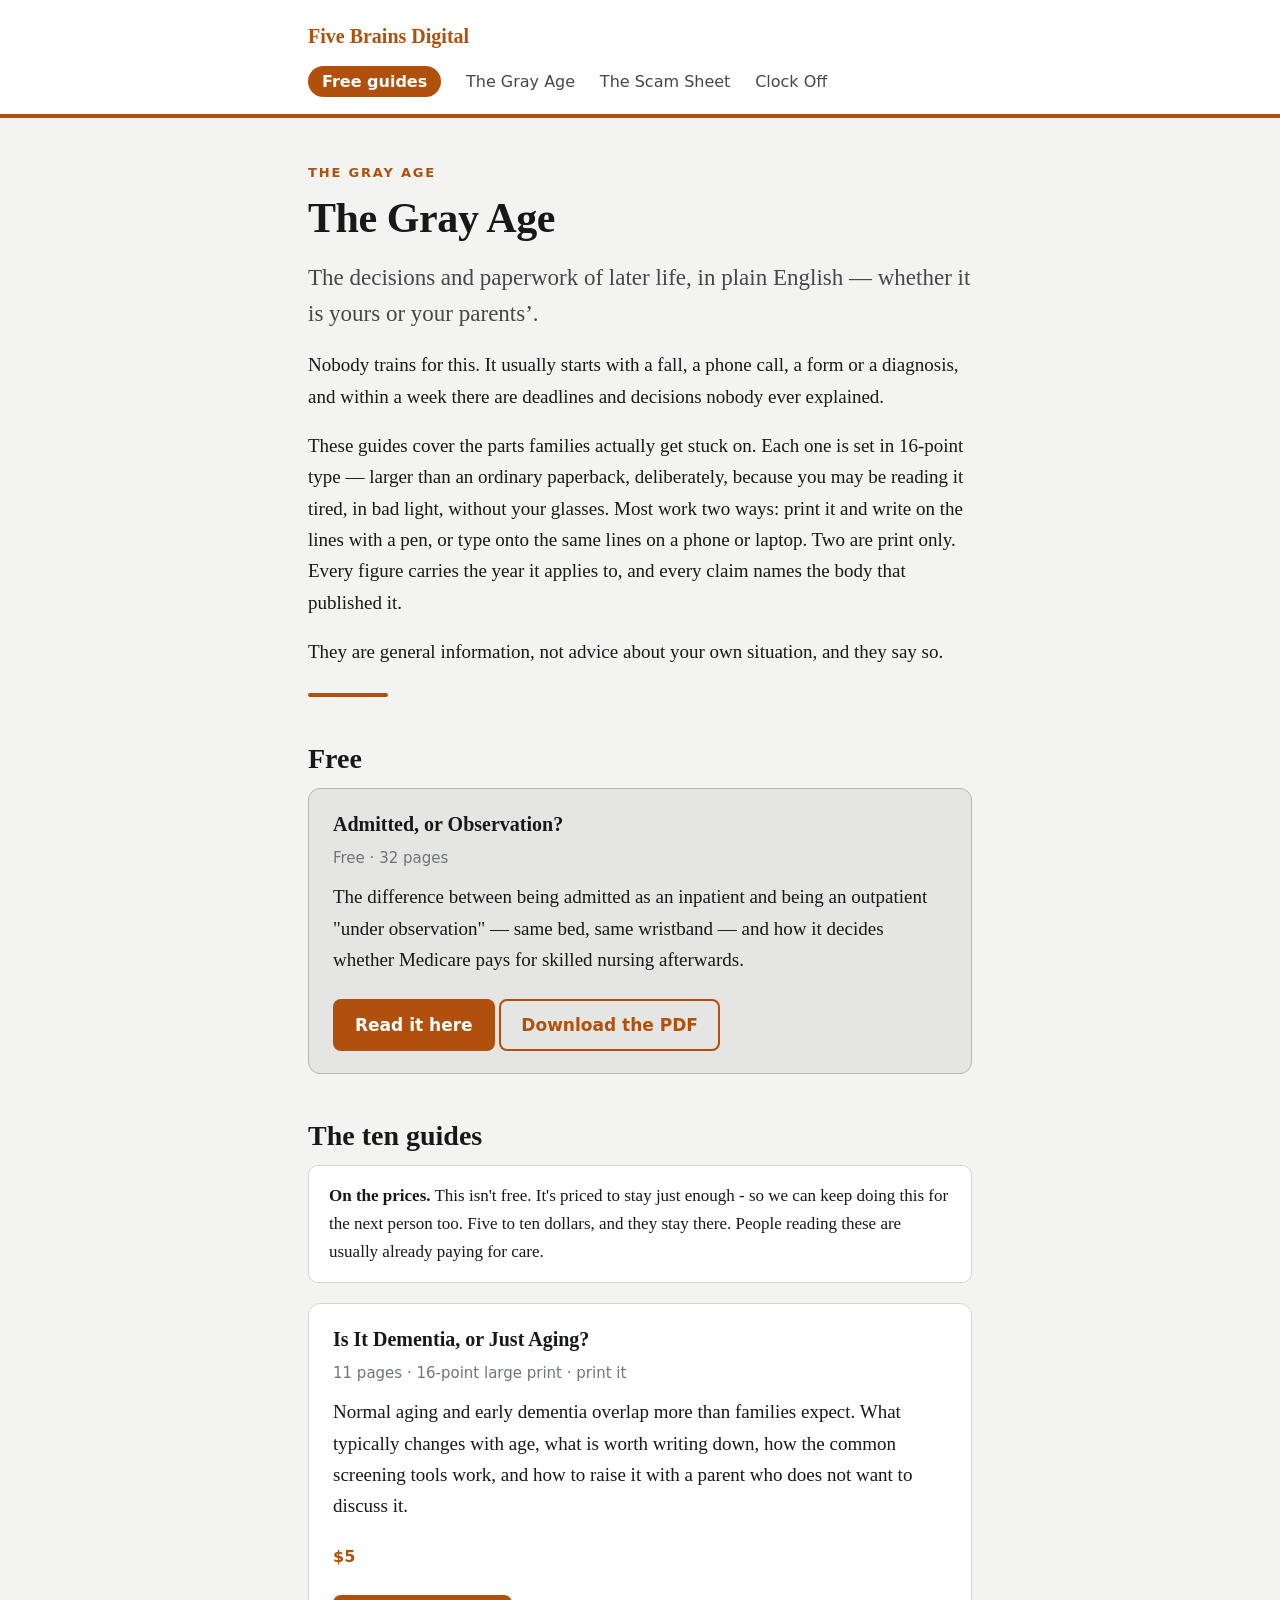
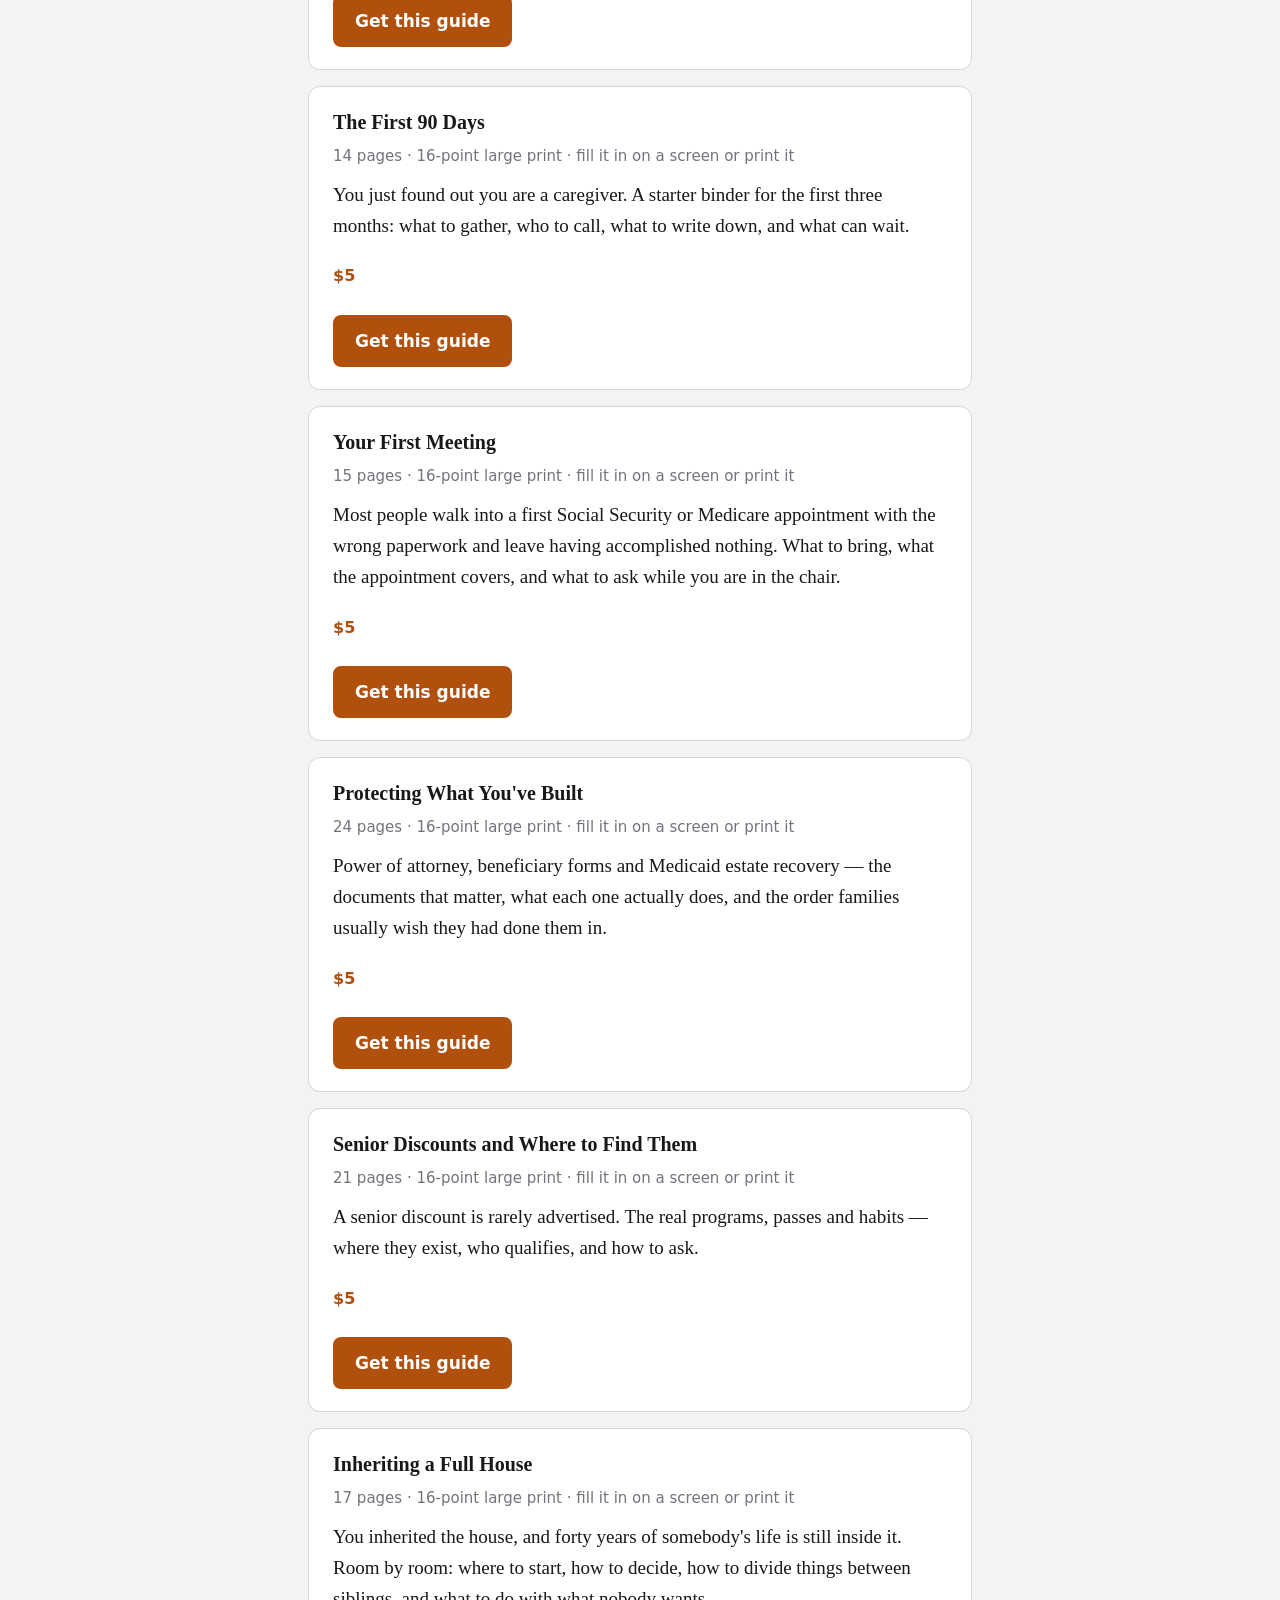
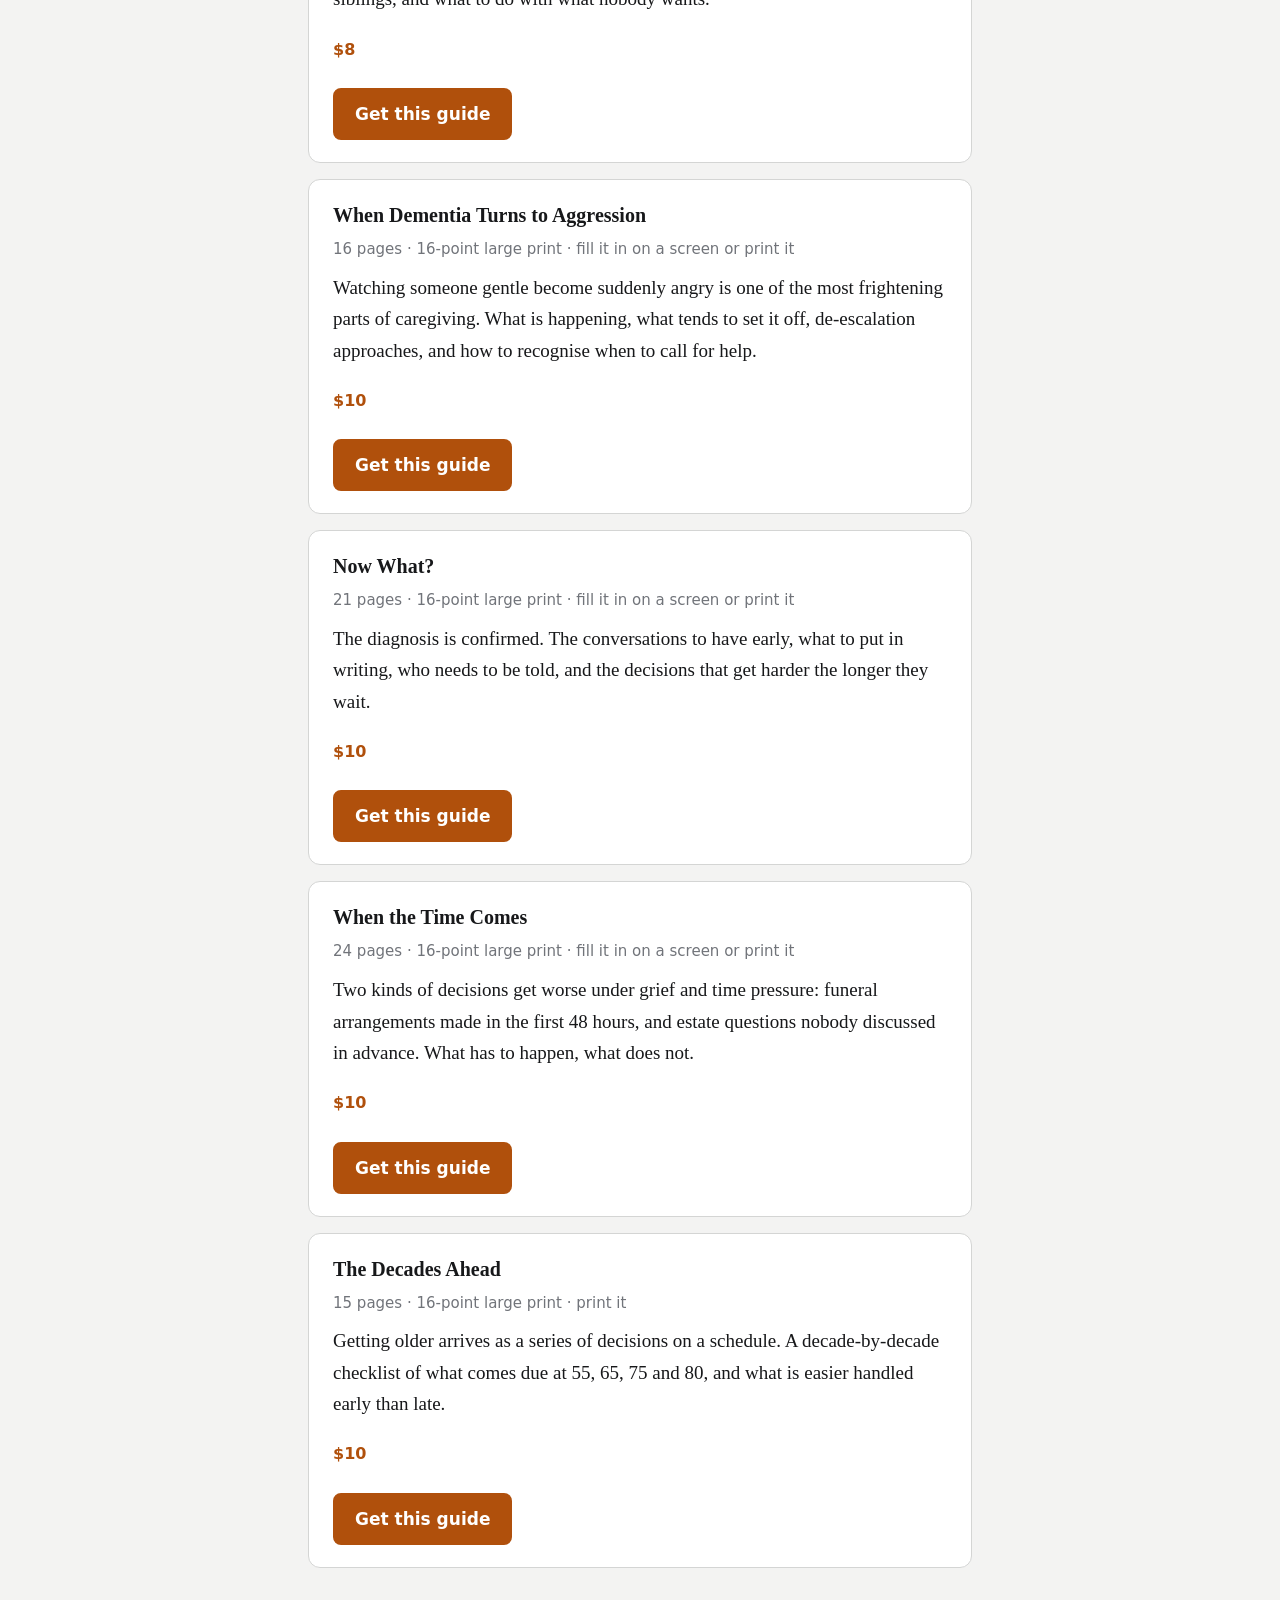
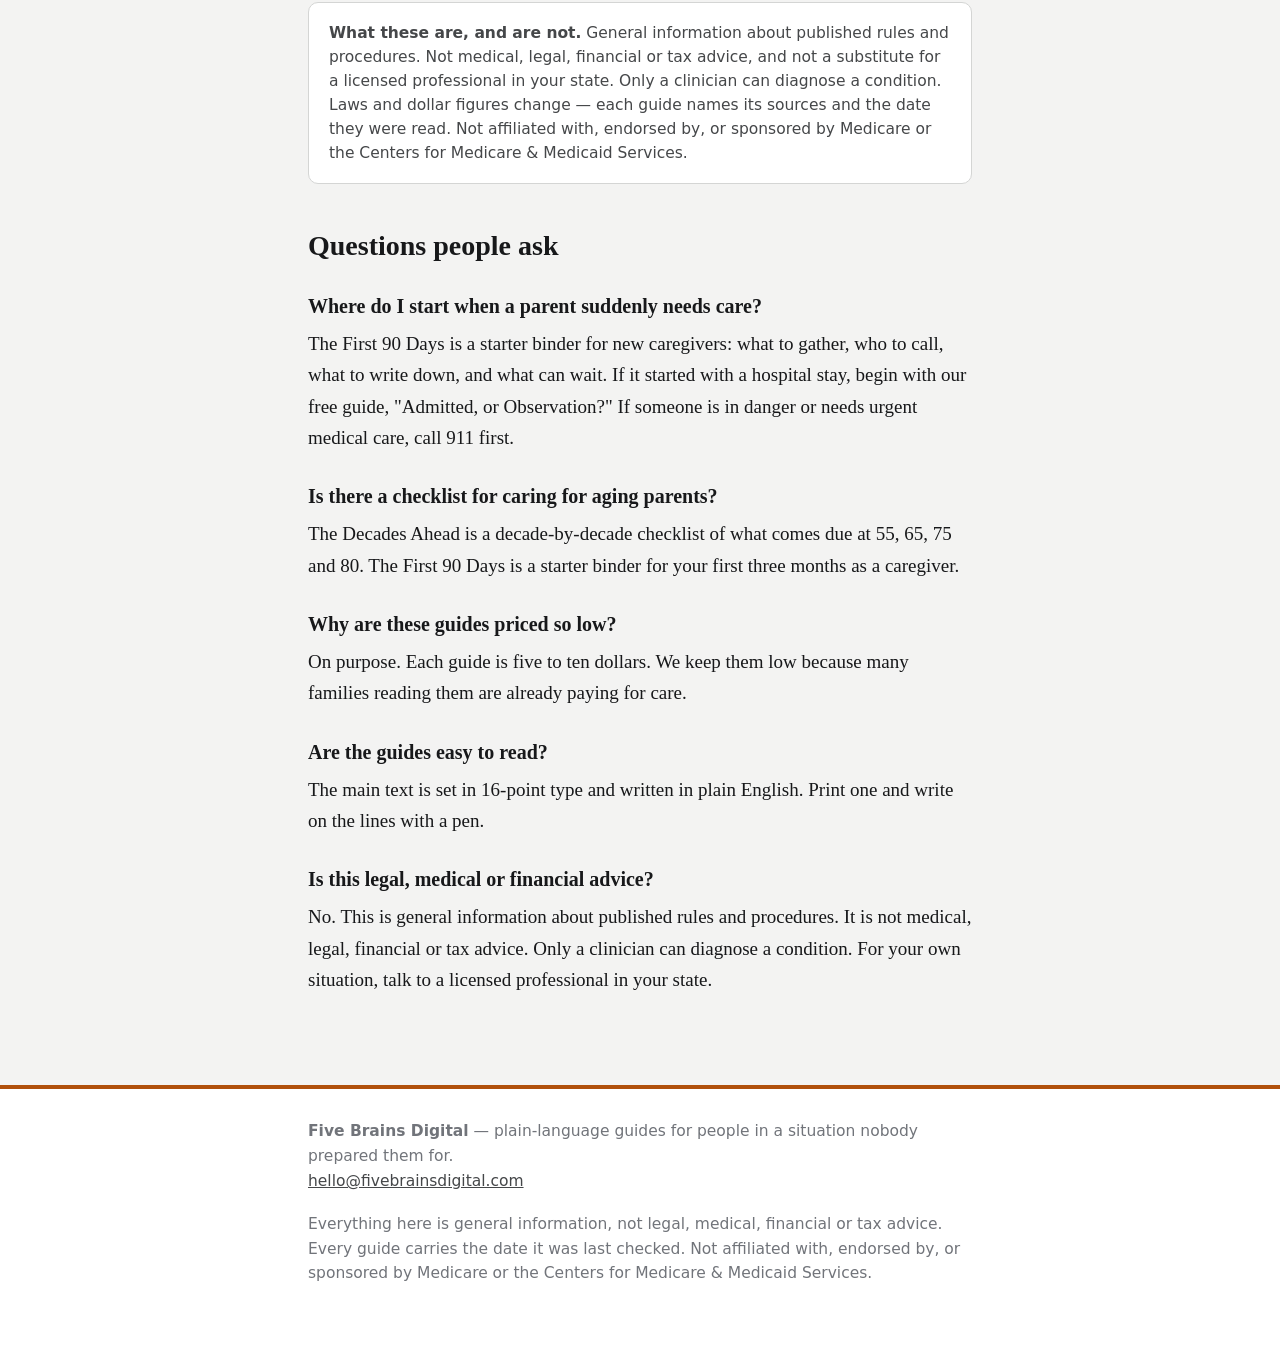
<file: the-gray-age.html>
<!doctype html>
<html lang="en">
<head>
<meta charset="utf-8">
<meta name="viewport" content="width=device-width, initial-scale=1">
<title>The Gray Age — guides for later life | Five Brains Digital</title>
<meta name="description" content="Plain-language, large-print guides on later life: hospital status, Medicare paperwork, dementia, estates, discounts and clearing a house. For the person living it and the family helping. One free guide.">
<link rel="canonical" href="https://fivebrainsdigital.com/the-gray-age">
<meta property="og:title" content="The Gray Age — guides for later life | Five Brains Digital">
<meta property="og:description" content="Plain-language, large-print guides on later life: hospital status, Medicare paperwork, dementia, estates, discounts and clearing a house. For the person living it and the family helping. One free guide.">
<meta property="og:type" content="website">
<meta property="og:url" content="https://fivebrainsdigital.com/the-gray-age">
<link rel="stylesheet" href="style.css">

</head>
<body class="elc">
<a class="skip" href="#main">Skip to content</a>
<header class="site"><div class="wrap">
  <a class="brand" href="">Five Brains Digital</a>
  <nav>
      <a class="pill" href="free">Free guides</a>
<a href="the-gray-age">The Gray Age</a>
    <a href="scam-sheet">The Scam Sheet</a>
    <a href="clock-off">Clock Off</a>
  </nav>
</div></header>
<main id="main"><div class="wrap">

<p class="eyebrow">The Gray Age</p>
<h1>The Gray Age</h1>
<p class="lede">The decisions and paperwork of later life, in plain English — whether it is
yours or your parents’.</p>
<p>Nobody trains for this. It usually starts with a fall, a phone call, a form or a diagnosis,
and within a week there are deadlines and decisions nobody ever explained.</p>
<p>These guides cover the parts families actually get stuck on. Each one is set in 16-point
type — larger than an ordinary paperback, deliberately, because you may be reading it tired,
in bad light, without your glasses. Most work two ways: print it and write on the lines with
a pen, or type onto the same lines on a phone or laptop. Two are print only. Every figure carries the year it
applies to, and every claim names the body that published it.</p>
<p>They are general information, not advice about your own situation, and they say so.</p>
<hr class="gold">

<h2>Free</h2>
<div class="card free">
  <h3>Admitted, or Observation?</h3>
  <p class="meta">Free · 32 pages</p>
  <p>The difference between being admitted as an inpatient and being an outpatient "under
  observation" — same bed, same wristband — and how it decides whether Medicare pays for
  skilled nursing afterwards.</p>
  <p><a class="btn" href="guides/admitted-or-observation">Read it here</a>
     <a class="btn ghost" href="downloads/admitted-or-observation.pdf">Download the PDF</a></p>
</div>

<h2>The ten guides</h2>
<p class="note"><strong>On the prices.</strong> This isn't free. It's priced to stay just enough - so we can keep doing this for the next person too. Five to ten dollars, and they stay there. People reading these are usually already paying for care.</p>
<div class="card">
  <h3>Is It Dementia, or Just Aging?</h3>
  <p class="meta">11 pages · 16-point large print · print it</p>
  <p>Normal aging and early dementia overlap more than families expect. What typically changes with age, what is worth writing down, how the common screening tools work, and how to raise it with a parent who does not want to discuss it.</p>
  <p><span class="price">$5</span></p>
  <p><a class="btn" href="https://shop.fivebrainsdigital.com/l/djcxb">Get this guide</a></p>
</div>
<div class="card">
  <h3>The First 90 Days</h3>
  <p class="meta">14 pages · 16-point large print · fill it in on a screen or print it</p>
  <p>You just found out you are a caregiver. A starter binder for the first three months: what to gather, who to call, what to write down, and what can wait.</p>
  <p><span class="price">$5</span></p>
  <p><a class="btn" href="https://shop.fivebrainsdigital.com/l/xldps">Get this guide</a></p>
</div>
<div class="card">
  <h3>Your First Meeting</h3>
  <p class="meta">15 pages · 16-point large print · fill it in on a screen or print it</p>
  <p>Most people walk into a first Social Security or Medicare appointment with the wrong paperwork and leave having accomplished nothing. What to bring, what the appointment covers, and what to ask while you are in the chair.</p>
  <p><span class="price">$5</span></p>
  <p><a class="btn" href="https://shop.fivebrainsdigital.com/l/dwqzmj">Get this guide</a></p>
</div>
<div class="card">
  <h3>Protecting What You&#x27;ve Built</h3>
  <p class="meta">24 pages · 16-point large print · fill it in on a screen or print it</p>
  <p>Power of attorney, beneficiary forms and Medicaid estate recovery — the documents that matter, what each one actually does, and the order families usually wish they had done them in.</p>
  <p><span class="price">$5</span></p>
  <p><a class="btn" href="https://shop.fivebrainsdigital.com/l/epkqoq">Get this guide</a></p>
</div>
<div class="card">
  <h3>Senior Discounts and Where to Find Them</h3>
  <p class="meta">21 pages · 16-point large print · fill it in on a screen or print it</p>
  <p>A senior discount is rarely advertised. The real programs, passes and habits — where they exist, who qualifies, and how to ask.</p>
  <p><span class="price">$5</span></p>
  <p><a class="btn" href="https://shop.fivebrainsdigital.com/l/phowra">Get this guide</a></p>
</div>
<div class="card">
  <h3>Inheriting a Full House</h3>
  <p class="meta">17 pages · 16-point large print · fill it in on a screen or print it</p>
  <p>You inherited the house, and forty years of somebody&#x27;s life is still inside it. Room by room: where to start, how to decide, how to divide things between siblings, and what to do with what nobody wants.</p>
  <p><span class="price">$8</span></p>
  <p><a class="btn" href="https://shop.fivebrainsdigital.com/l/rfyqu">Get this guide</a></p>
</div>
<div class="card">
  <h3>When Dementia Turns to Aggression</h3>
  <p class="meta">16 pages · 16-point large print · fill it in on a screen or print it</p>
  <p>Watching someone gentle become suddenly angry is one of the most frightening parts of caregiving. What is happening, what tends to set it off, de-escalation approaches, and how to recognise when to call for help.</p>
  <p><span class="price">$10</span></p>
  <p><a class="btn" href="https://shop.fivebrainsdigital.com/l/rygatf">Get this guide</a></p>
</div>
<div class="card">
  <h3>Now What?</h3>
  <p class="meta">21 pages · 16-point large print · fill it in on a screen or print it</p>
  <p>The diagnosis is confirmed. The conversations to have early, what to put in writing, who needs to be told, and the decisions that get harder the longer they wait.</p>
  <p><span class="price">$10</span></p>
  <p><a class="btn" href="https://shop.fivebrainsdigital.com/l/tpiwgo">Get this guide</a></p>
</div>
<div class="card">
  <h3>When the Time Comes</h3>
  <p class="meta">24 pages · 16-point large print · fill it in on a screen or print it</p>
  <p>Two kinds of decisions get worse under grief and time pressure: funeral arrangements made in the first 48 hours, and estate questions nobody discussed in advance. What has to happen, what does not.</p>
  <p><span class="price">$10</span></p>
  <p><a class="btn" href="https://shop.fivebrainsdigital.com/l/lkbcr">Get this guide</a></p>
</div>
<div class="card">
  <h3>The Decades Ahead</h3>
  <p class="meta">15 pages · 16-point large print · print it</p>
  <p>Getting older arrives as a series of decisions on a schedule. A decade-by-decade checklist of what comes due at 55, 65, 75 and 80, and what is easier handled early than late.</p>
  <p><span class="price">$10</span></p>
  <p><a class="btn" href="https://shop.fivebrainsdigital.com/l/khqtnc">Get this guide</a></p>
</div>
<div class="disclaimer">
  <strong>What these are, and are not.</strong> General information about published rules and
  procedures. Not medical, legal, financial or tax advice, and not a substitute for a licensed
  professional in your state. Only a clinician can diagnose a condition. Laws and dollar figures
  change — each guide names its sources and the date they were read. Not affiliated with,
  endorsed by, or sponsored by Medicare or the Centers for Medicare &amp; Medicaid Services.
</div>

<h2 id="questions">Questions people ask</h2>

<h3>Where do I start when a parent suddenly needs care?</h3>
<p>The First 90 Days is a starter binder for new caregivers: what to gather, who to call, what to write down, and what can wait. If it started with a hospital stay, begin with our free guide, "Admitted, or Observation?" If someone is in danger or needs urgent medical care, call 911 first.</p>

<h3>Is there a checklist for caring for aging parents?</h3>
<p>The Decades Ahead is a decade-by-decade checklist of what comes due at 55, 65, 75 and 80. The First 90 Days is a starter binder for your first three months as a caregiver.</p>

<h3>Why are these guides priced so low?</h3>
<p>On purpose. Each guide is five to ten dollars. We keep them low because many families reading them are already paying for care.</p>

<h3>Are the guides easy to read?</h3>
<p>The main text is set in 16-point type and written in plain English. Print one and write on the lines with a pen.</p>

<h3>Is this legal, medical or financial advice?</h3>
<p>No. This is general information about published rules and procedures. It is not medical, legal, financial or tax advice. Only a clinician can diagnose a condition. For your own situation, talk to a licensed professional in your state.</p>

</div></main>
<footer class="site"><div class="wrap">
  <p><strong>Five Brains Digital</strong> — plain-language guides for people in a situation
  nobody prepared them for.<br>
  <a href="mailto:hello@fivebrainsdigital.com">hello@fivebrainsdigital.com</a></p>
  <p>Everything here is general information, not legal, medical, financial or tax advice.
  Every guide carries the date it was last checked. Not affiliated with, endorsed by,
  or sponsored by Medicare or the Centers for Medicare &amp; Medicaid Services.</p>
</div></footer>
</body>
</html>
</file>
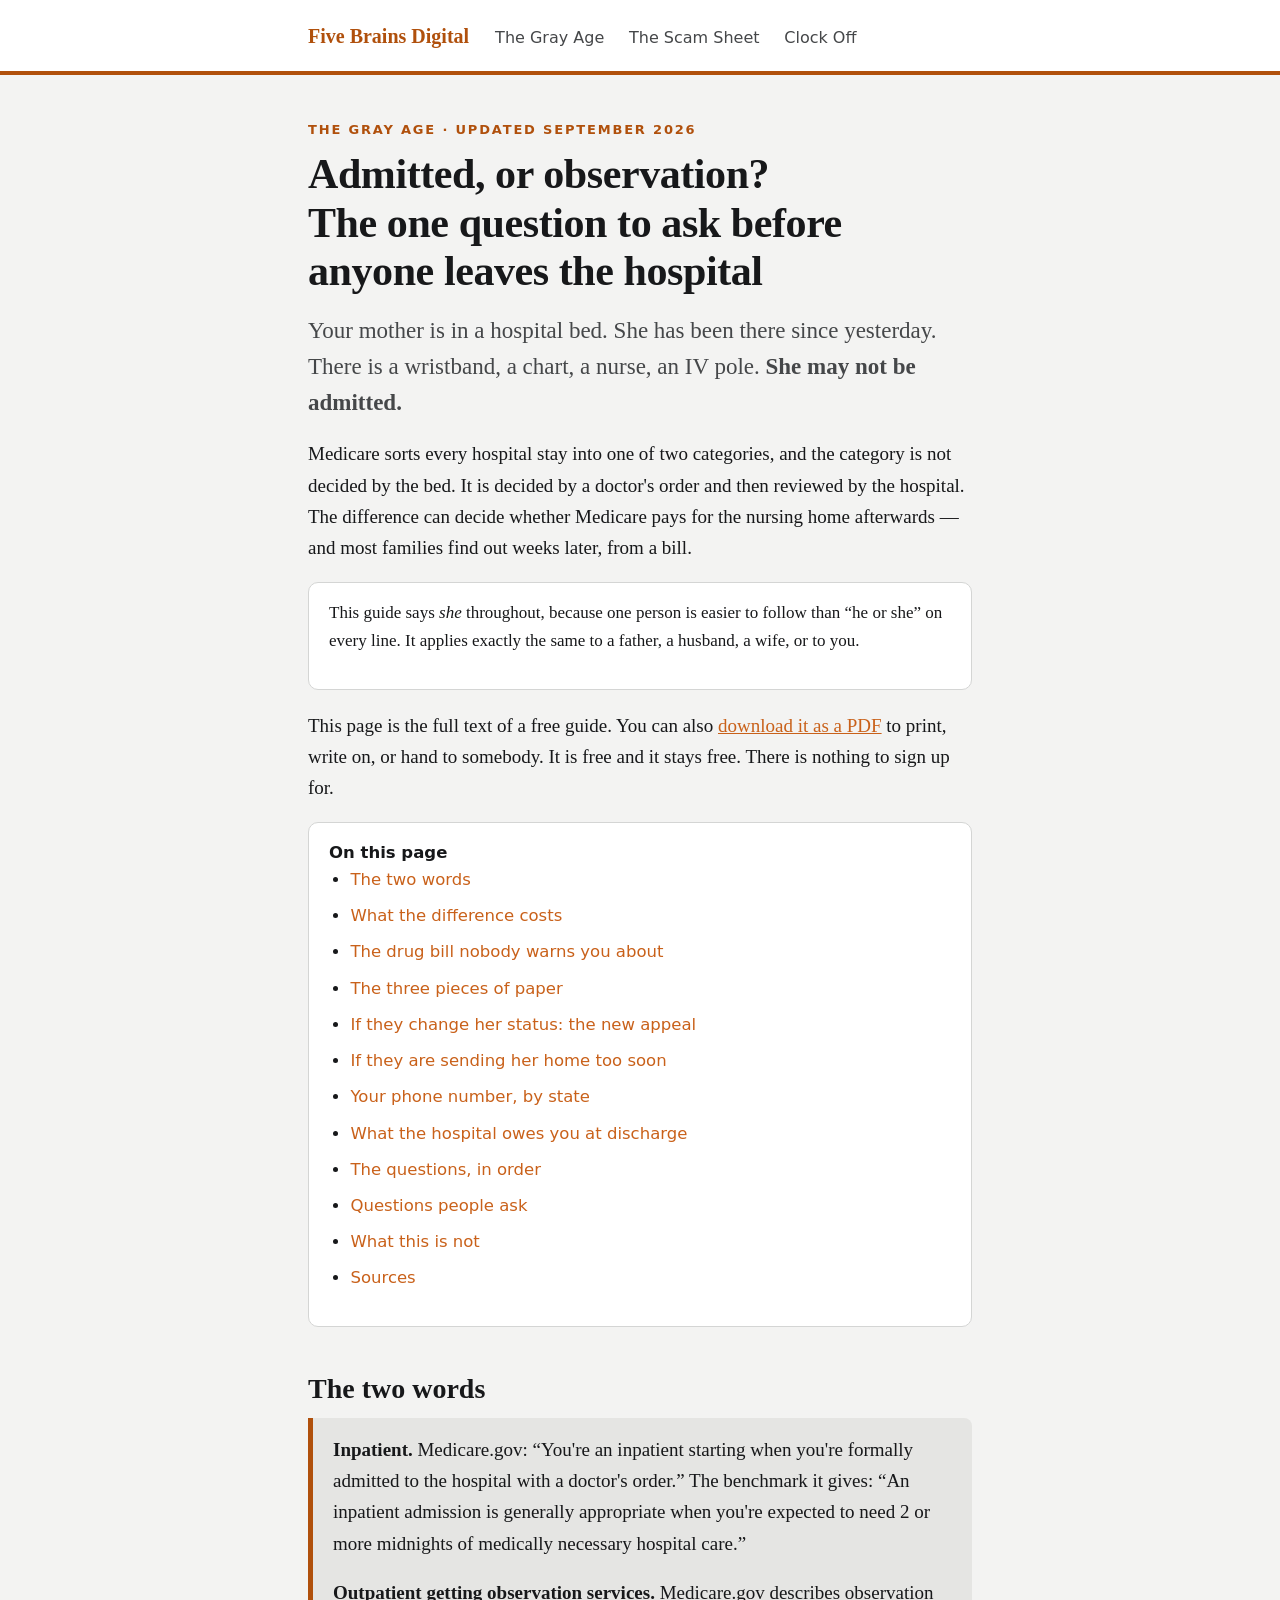
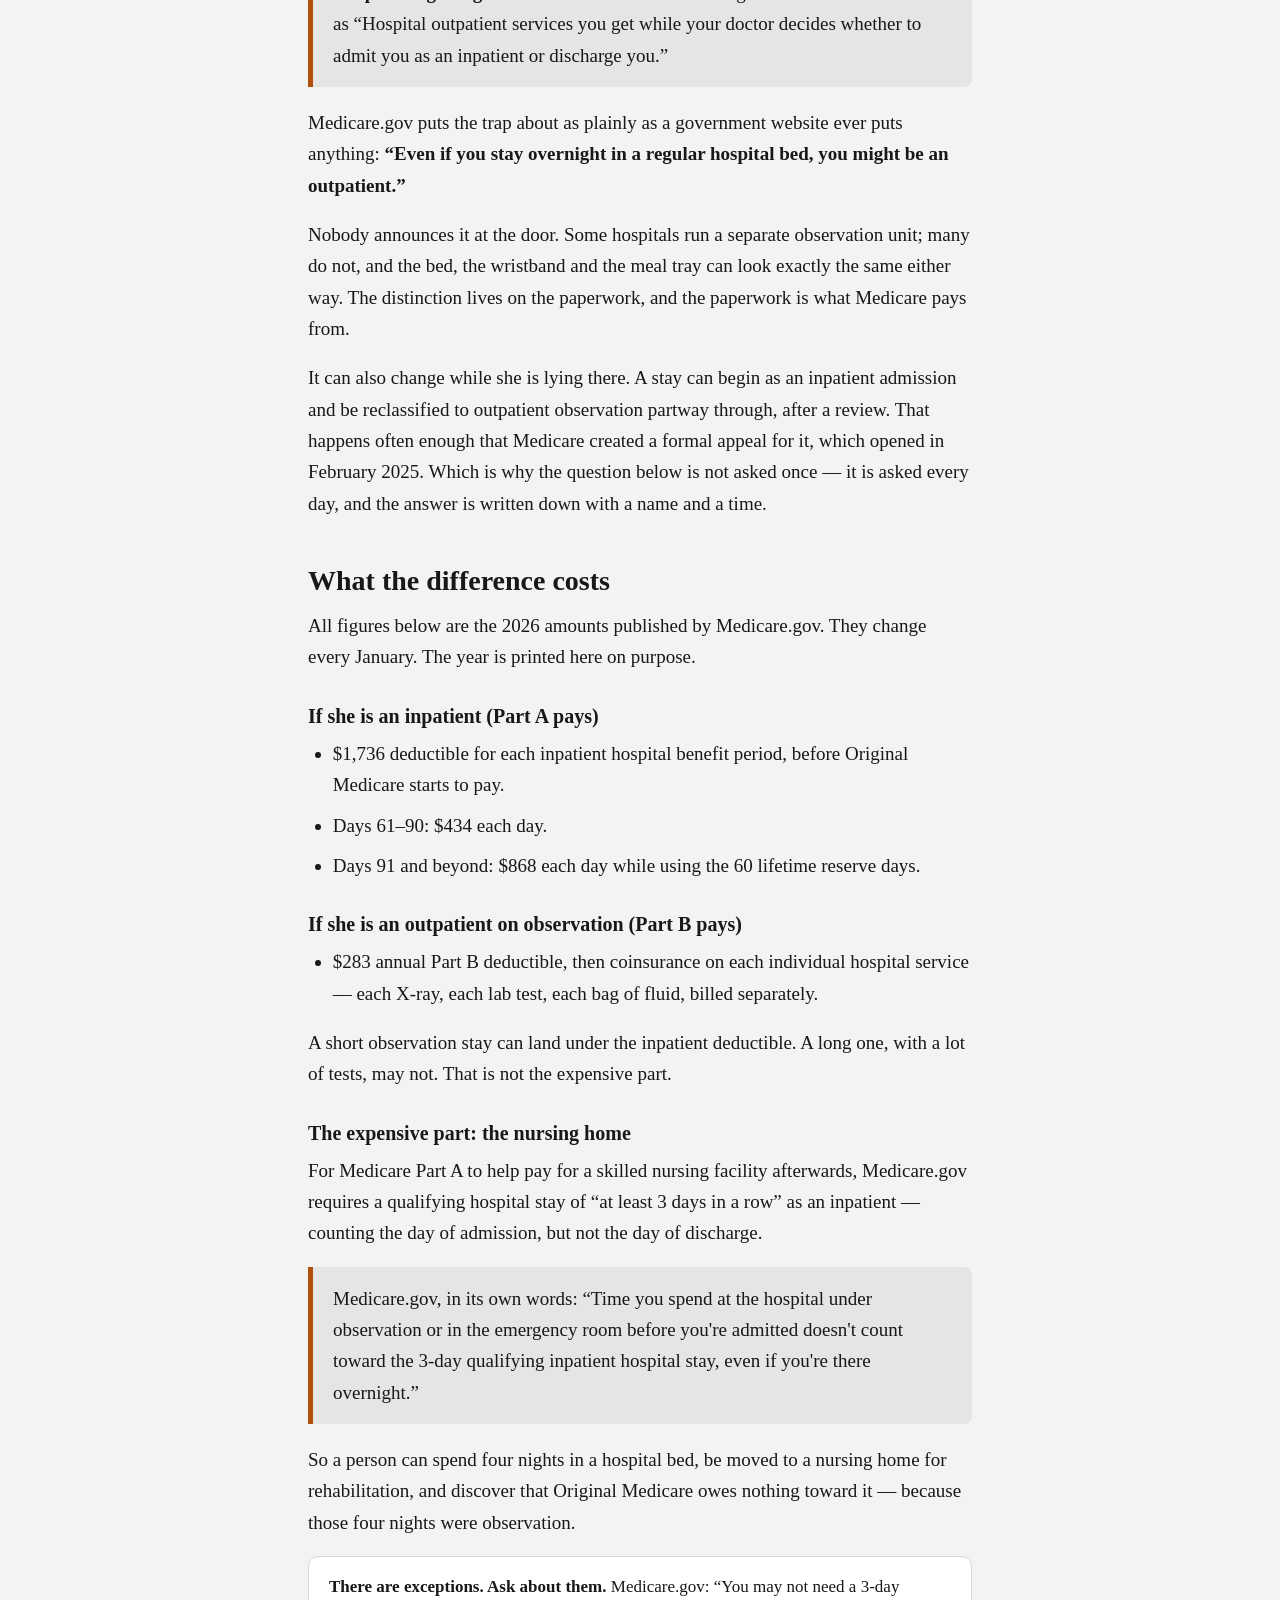
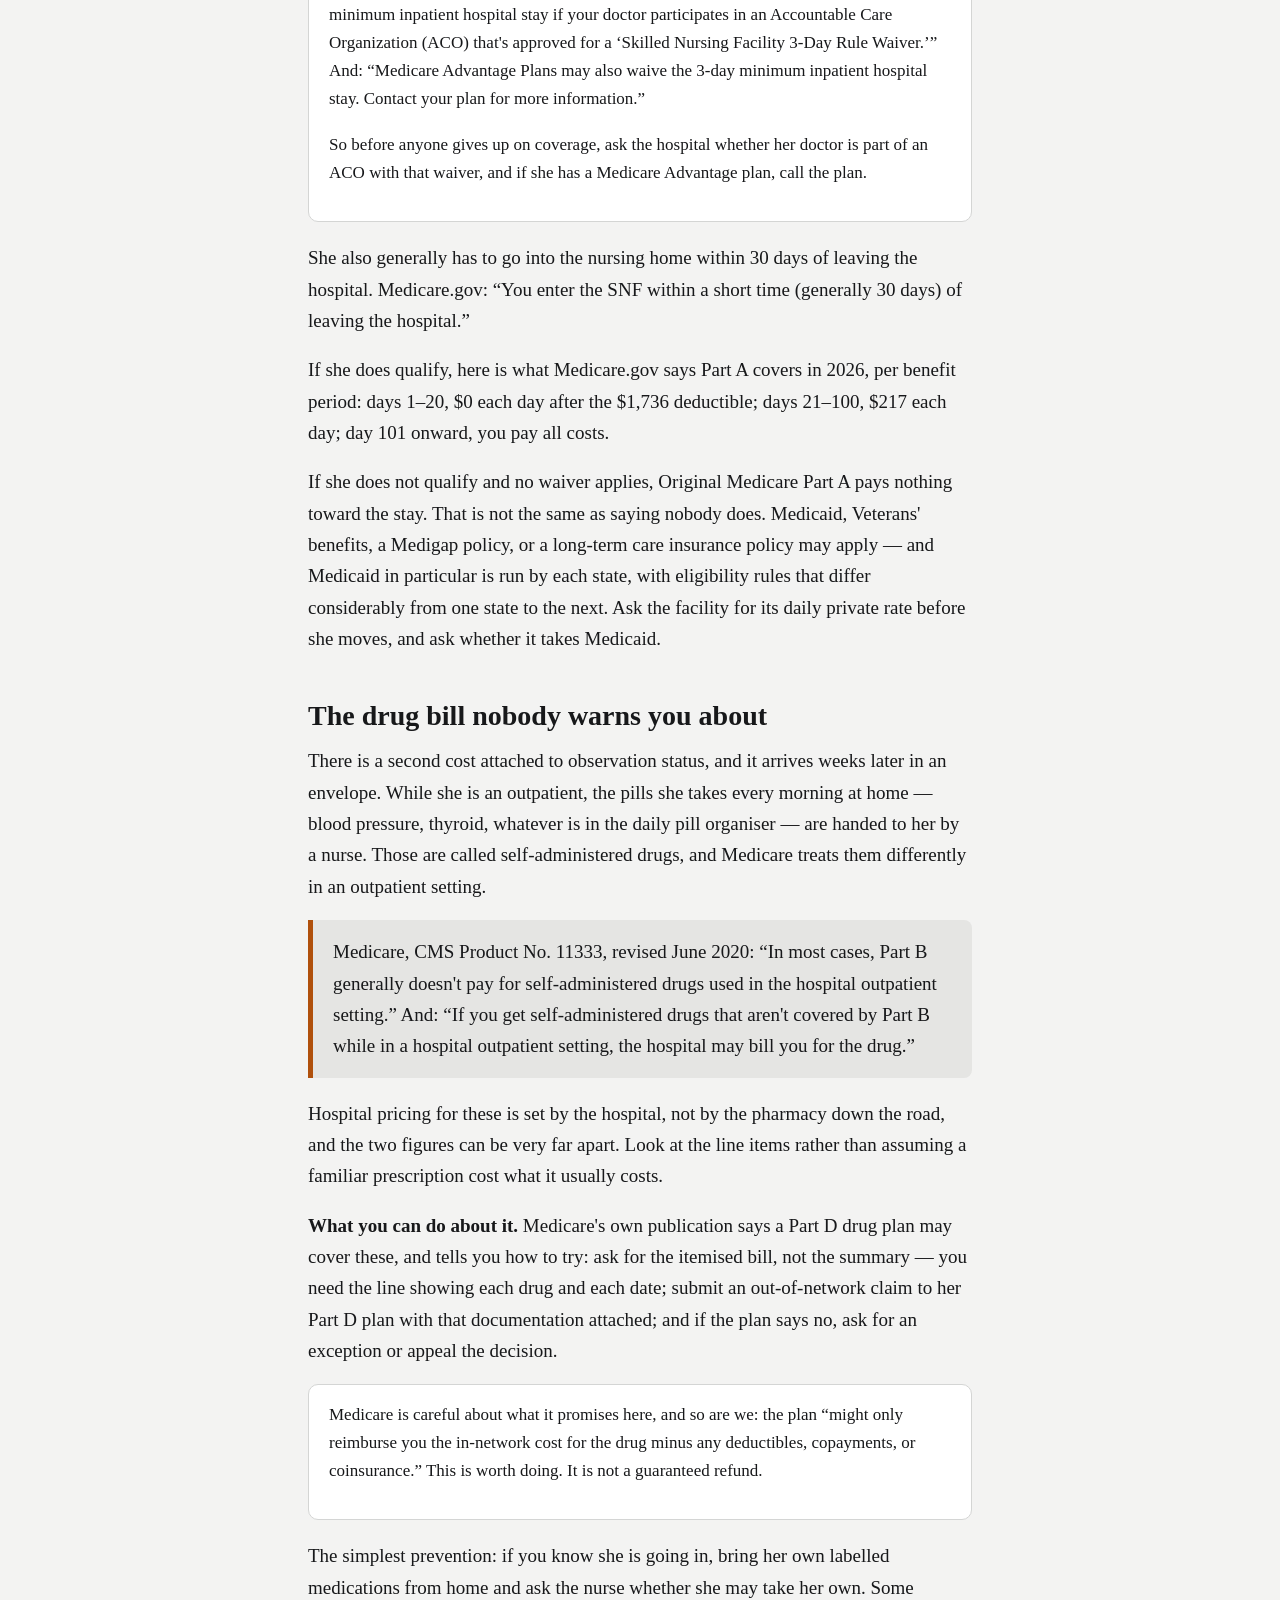
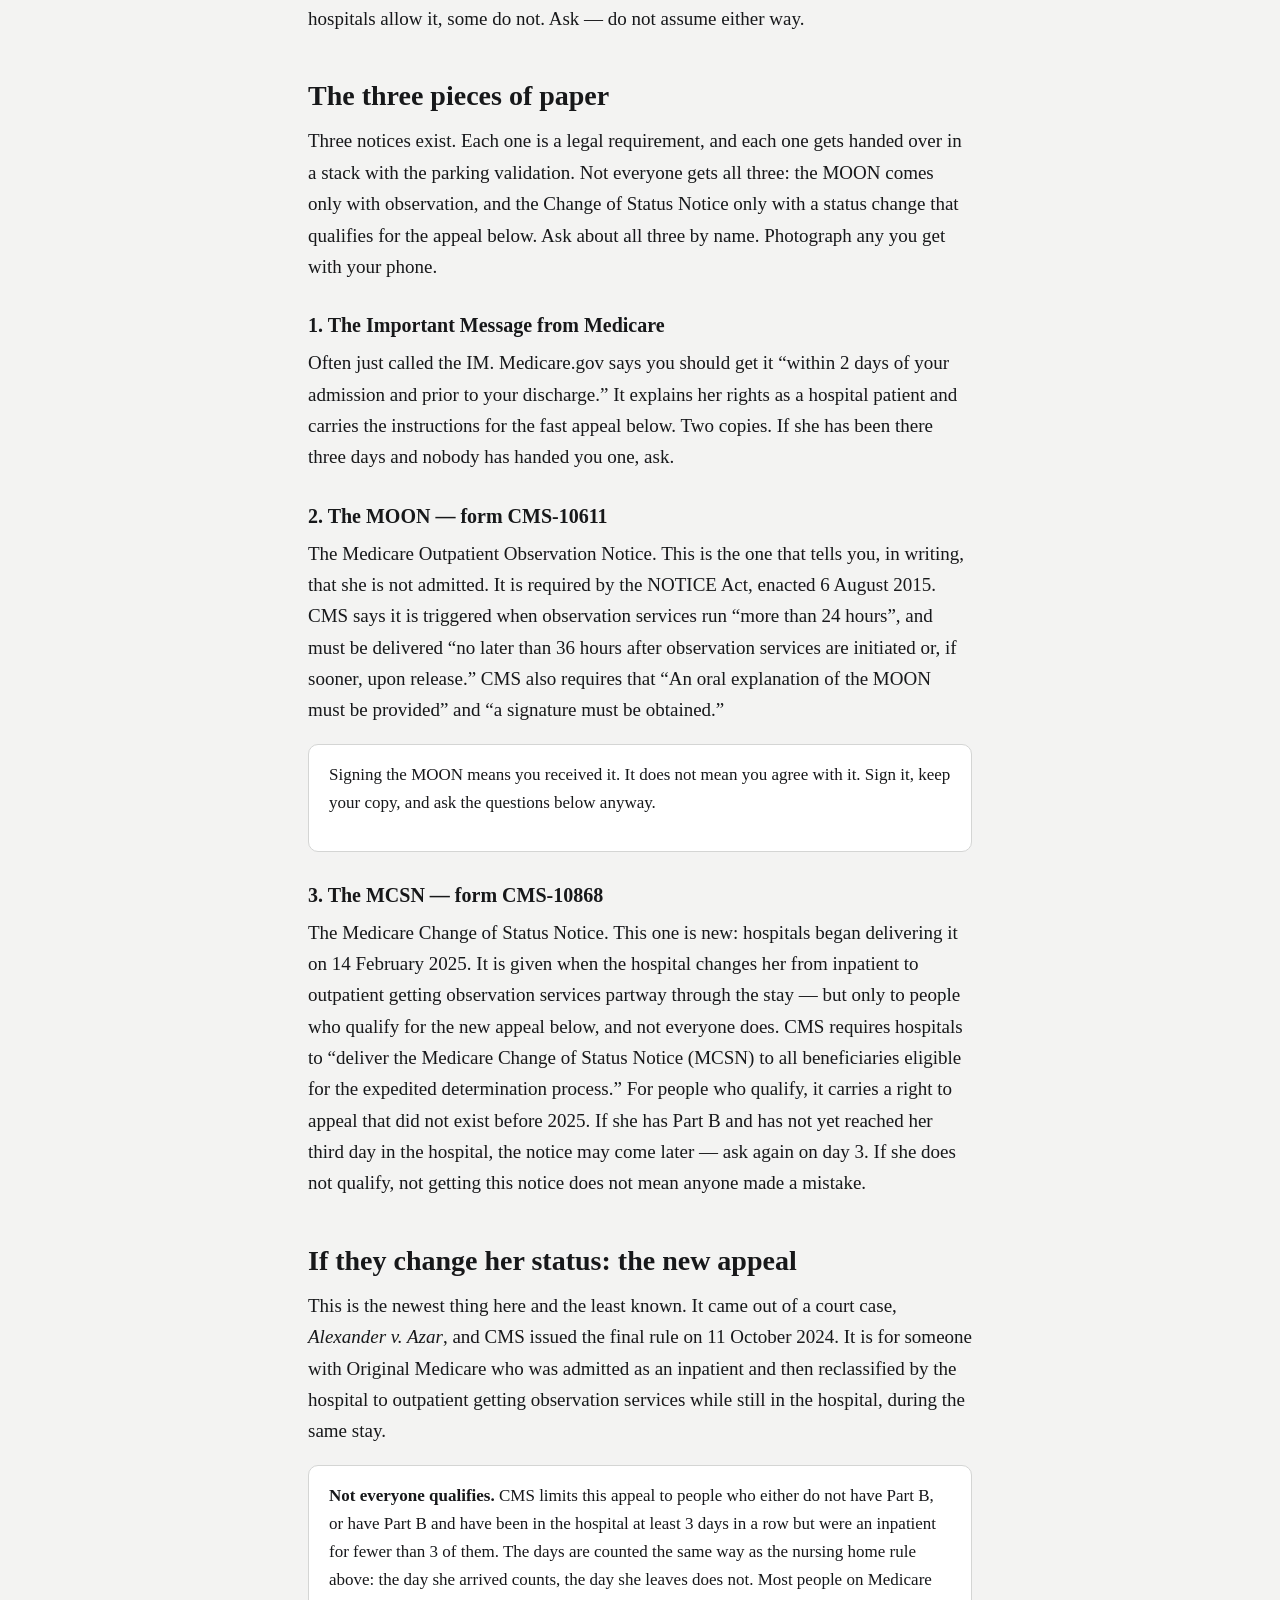
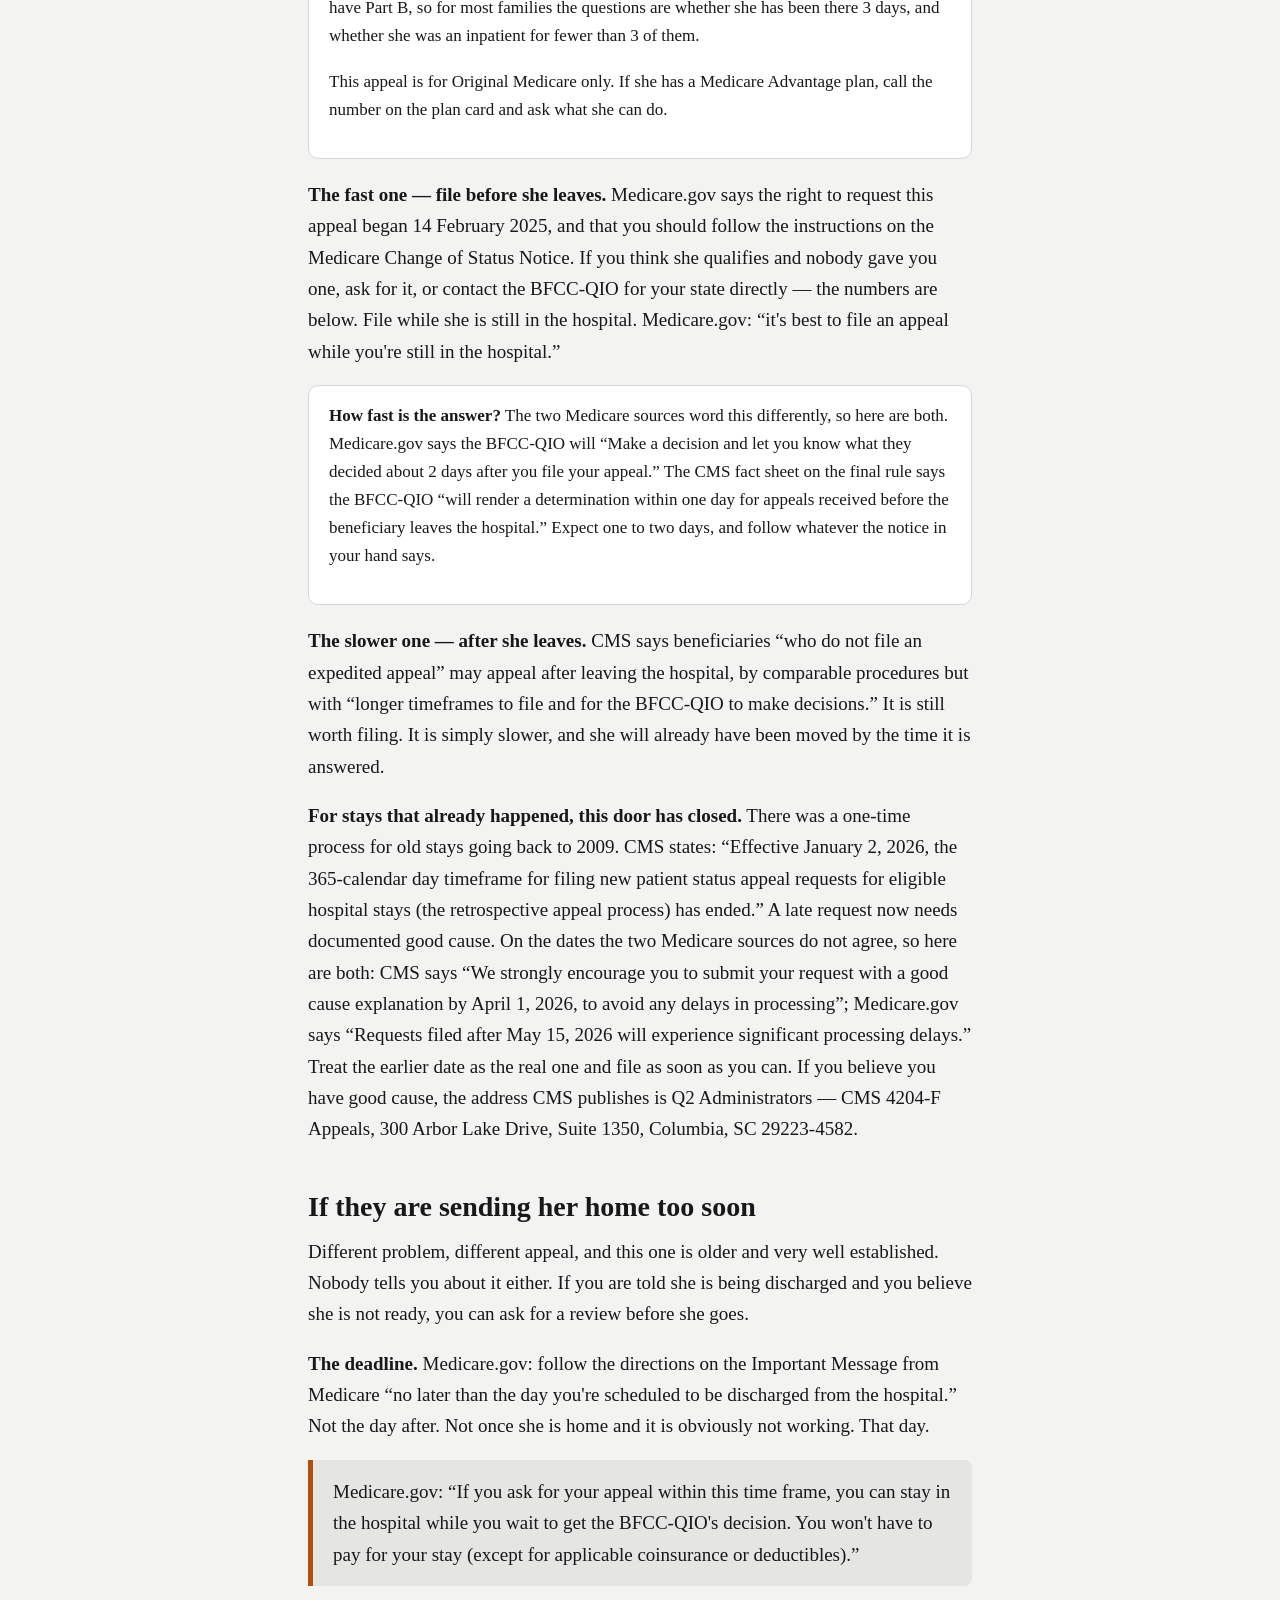
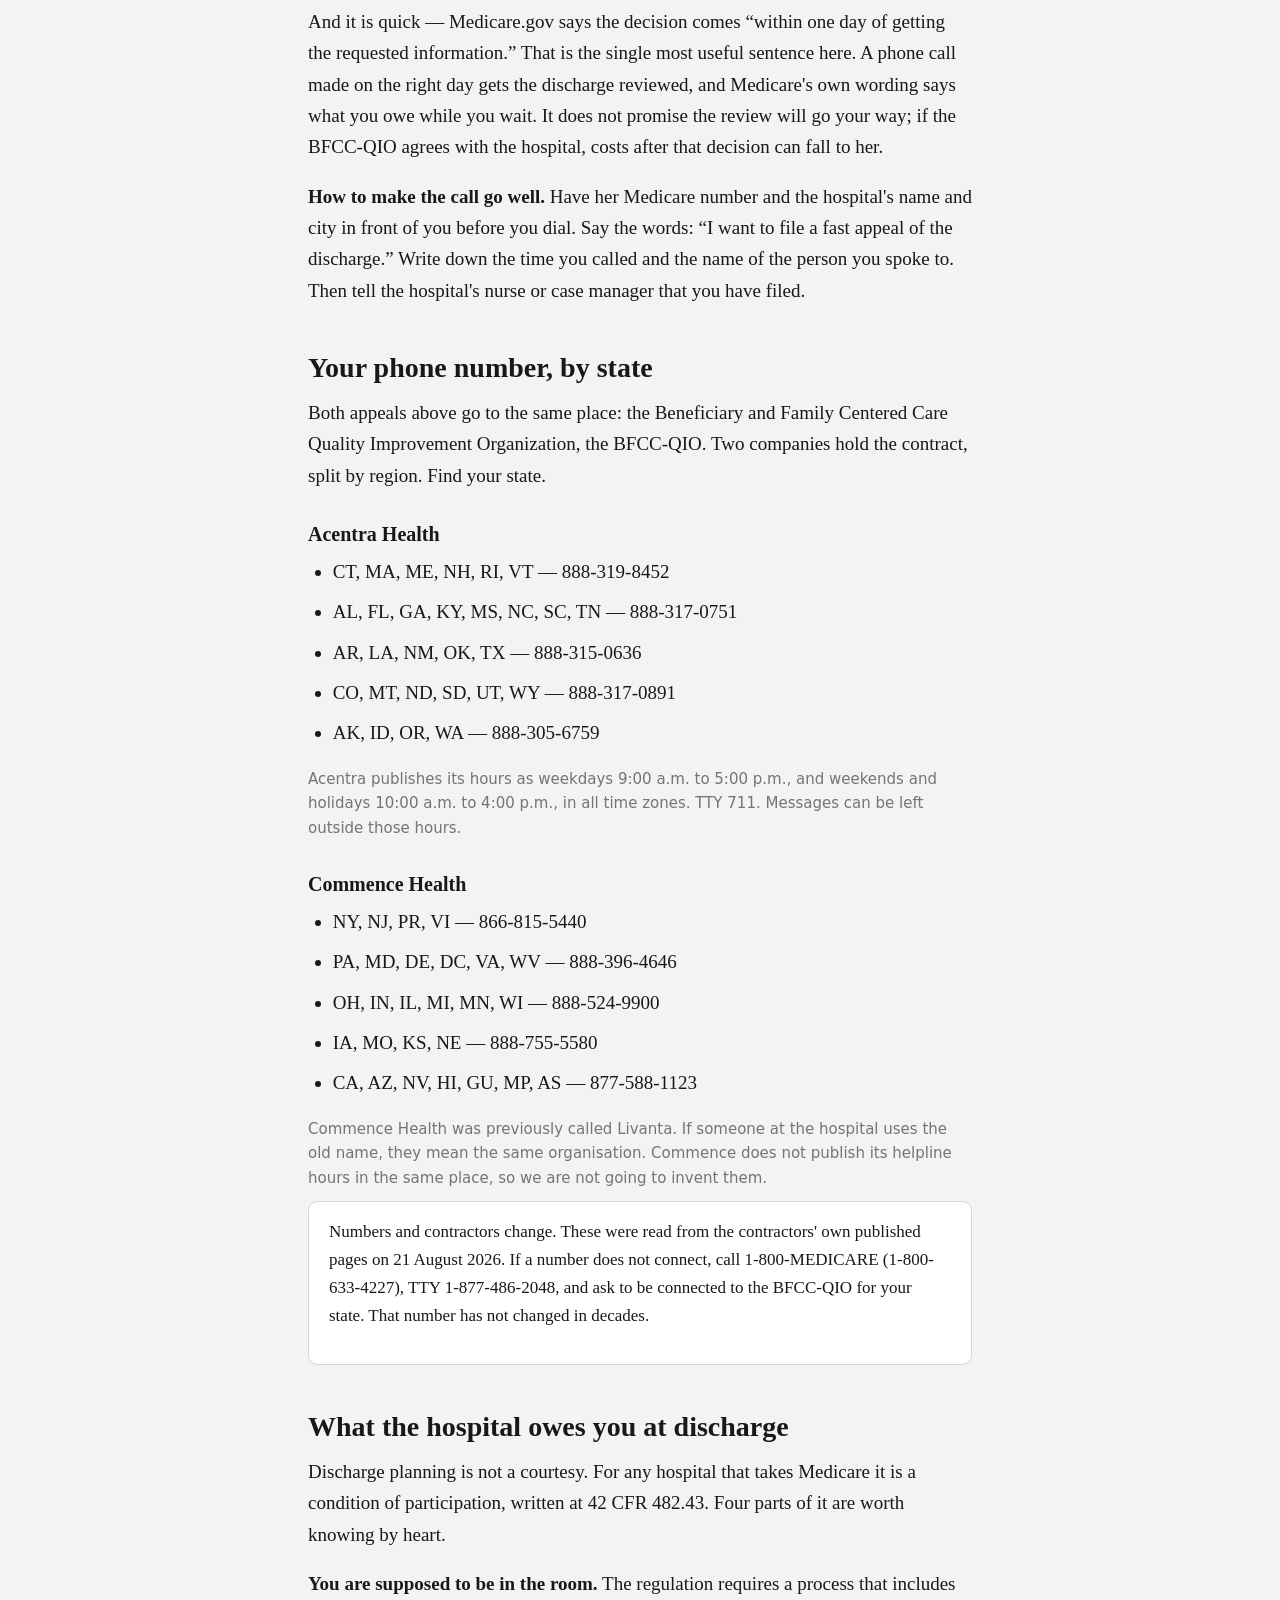
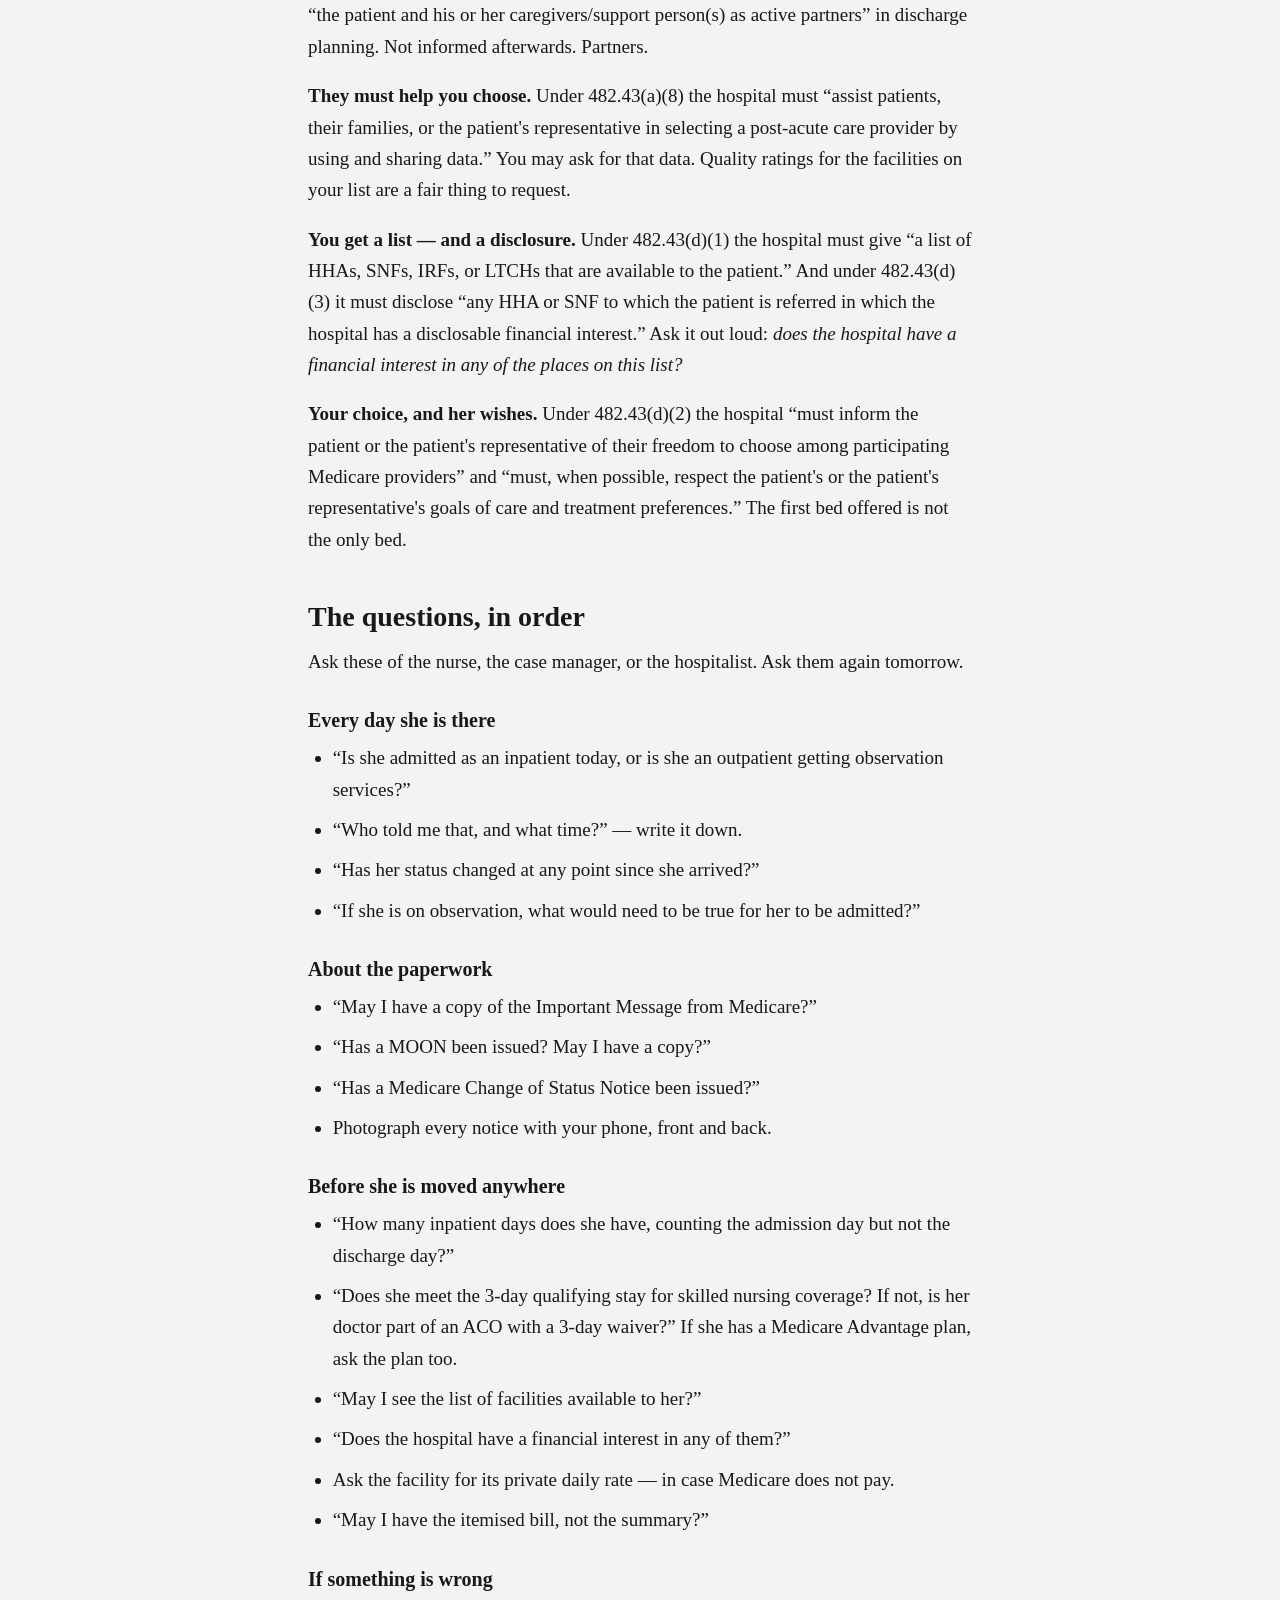
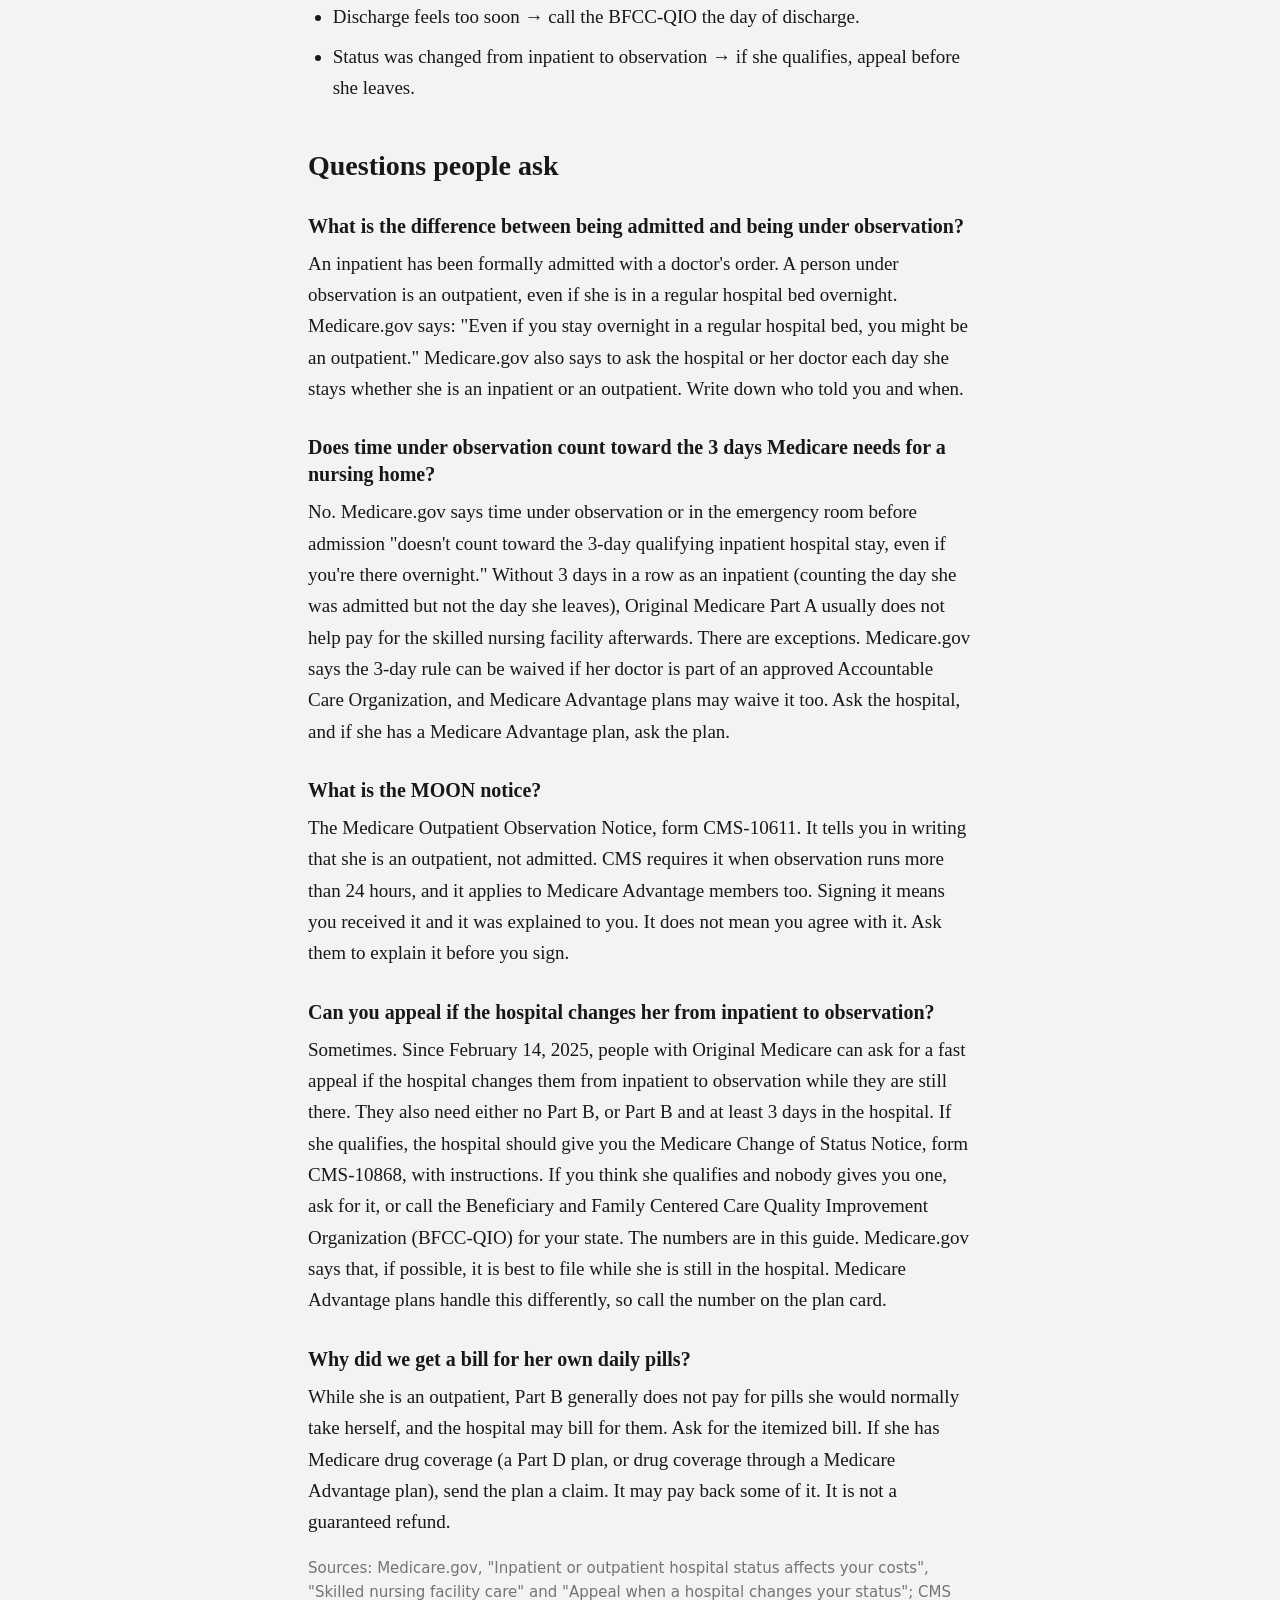
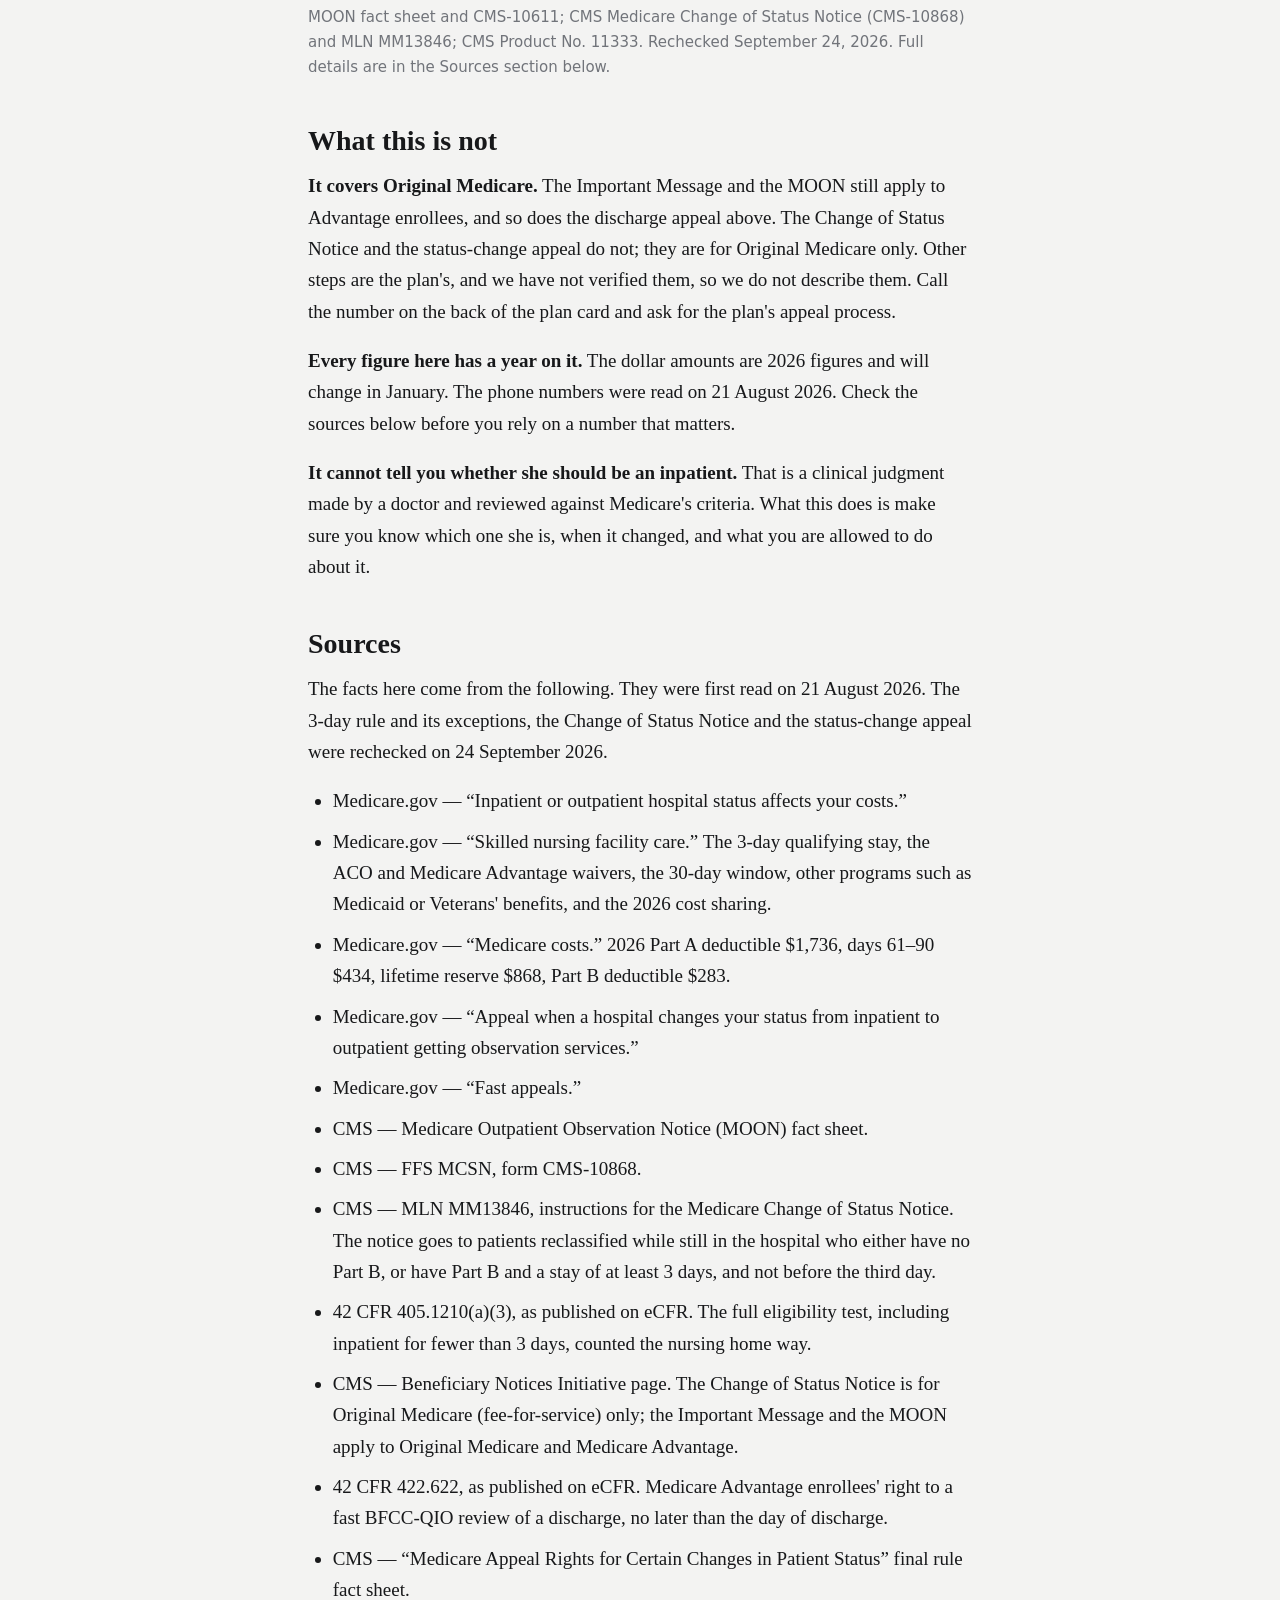
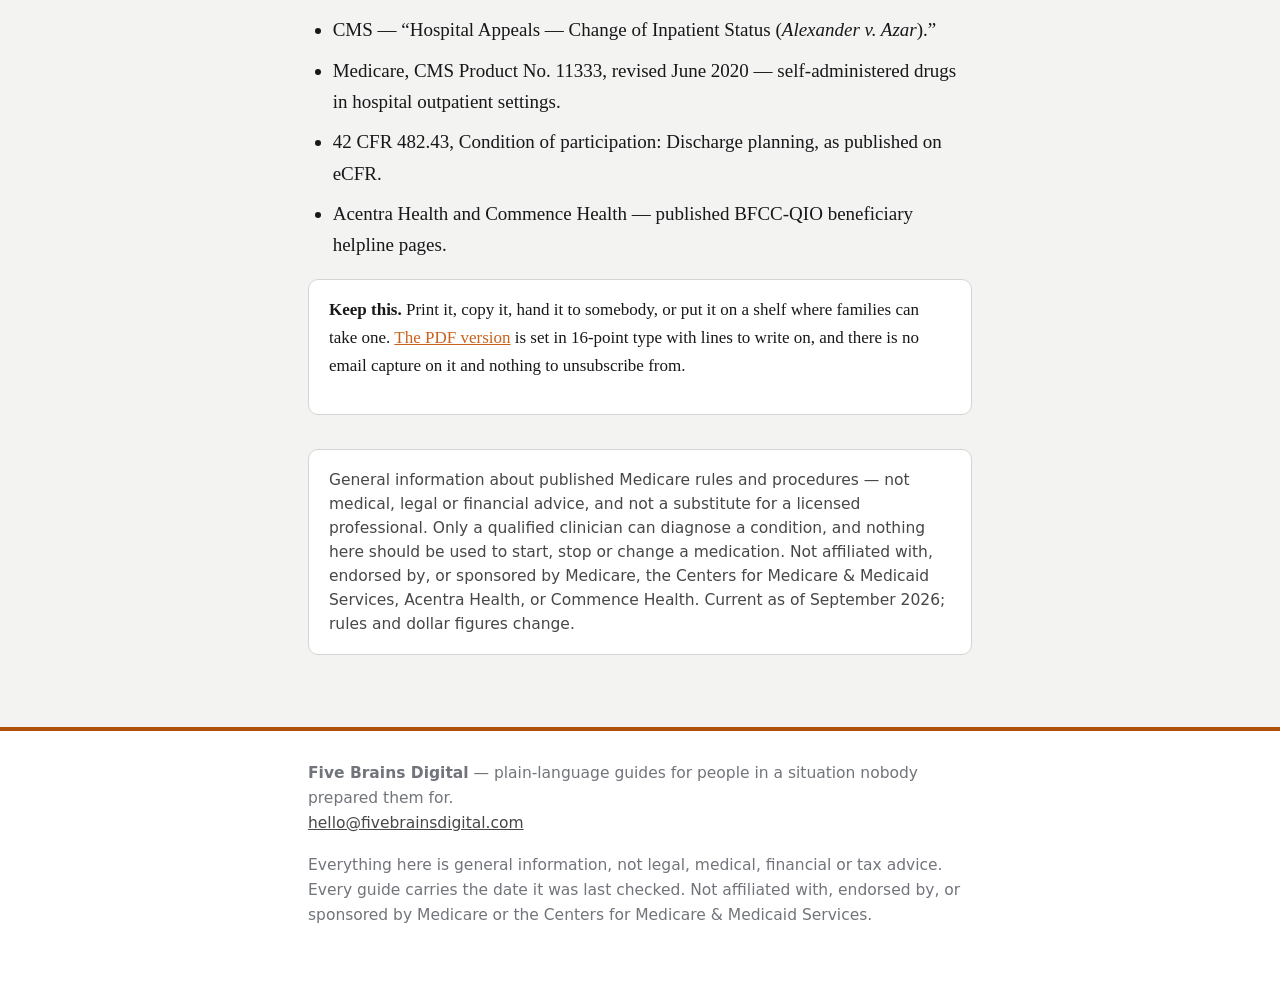
<file: guides/admitted-or-observation.html>
<!doctype html>
<html lang="en">
<head>
<meta charset="utf-8">
<meta name="viewport" content="width=device-width, initial-scale=1">
<title>Admitted, or observation? What it means and why it decides who pays | Five Brains Digital</title>
<meta name="description" content="A person can spend four nights in a hospital bed and still not be &#x27;admitted&#x27; — and that word decides whether Medicare pays for the nursing home afterwards. The two statuses, what each costs in 2026, the three notices, the appeals, and the phone number for every state.">
<link rel="canonical" href="https://fivebrainsdigital.com/guides/admitted-or-observation">
<meta property="og:title" content="Admitted, or observation? What it means and why it decides who pays | Five Brains Digital">
<meta property="og:description" content="A person can spend four nights in a hospital bed and still not be &#x27;admitted&#x27; — and that word decides whether Medicare pays for the nursing home afterwards. The two statuses, what each costs in 2026, the three notices, the appeals, and the phone number for every state.">
<meta property="og:type" content="website">
<meta property="og:url" content="https://fivebrainsdigital.com/guides/admitted-or-observation">
<link rel="stylesheet" href="../style.css">
<script type="application/ld+json">
{"@context":"https://schema.org","@type":"Article",
"headline":"Admitted, or observation? The one question to ask before anyone leaves the hospital",
"description":"The difference between being admitted as an inpatient and being an outpatient under observation, and how it decides whether Medicare pays for a nursing home stay afterwards.",
"author":{"@type":"Organization","name":"Five Brains Digital"},
"publisher":{"@type":"Organization","name":"Five Brains Digital"},
"dateModified":"2026-09-24","inLanguage":"en-US",
"isAccessibleForFree":true}
</script>
</head>
<body class="elc">
<a class="skip" href="#main">Skip to content</a>
<header class="site"><div class="wrap">
  <a class="brand" href="../">Five Brains Digital</a>
  <nav>
    <a href="../the-gray-age">The Gray Age</a>
    <a href="../scam-sheet">The Scam Sheet</a>
    <a href="../clock-off">Clock Off</a>
  </nav>
</div></header>
<main id="main"><div class="wrap">

<p class="eyebrow">The Gray Age · updated September 2026</p>
<h1>Admitted, or observation? The one question to ask before anyone leaves the hospital</h1>

<p class="lede">Your mother is in a hospital bed. She has been there since yesterday. There is a
wristband, a chart, a nurse, an IV pole. <strong>She may not be admitted.</strong></p>

<p>Medicare sorts every hospital stay into one of two categories, and the category is not decided
by the bed. It is decided by a doctor's order and then reviewed by the hospital. The difference
can decide whether Medicare pays for the nursing home afterwards — and most families find out
weeks later, from a bill.</p>

<div class="note"><p>This guide says <em>she</em> throughout, because one person is
easier to follow than “he or she” on every line. It applies exactly the same to a father,
a husband, a wife, or to you.</p></div>

<p>This page is the full text of a free guide. You can also
<a href="../downloads/admitted-or-observation.pdf">download it as a PDF</a> to print, write on, or
hand to somebody. It is free and it stays free. There is nothing to sign up for.</p>

<div class="note toc">
<strong>On this page</strong>
<ul>
<li><a href="#two-words">The two words</a></li>
<li><a href="#cost">What the difference costs</a></li>
<li><a href="#drugs">The drug bill nobody warns you about</a></li>
<li><a href="#notices">The three pieces of paper</a></li>
<li><a href="#status-appeal">If they change her status: the new appeal</a></li>
<li><a href="#discharge-appeal">If they are sending her home too soon</a></li>
<li><a href="#phone">Your phone number, by state</a></li>
<li><a href="#discharge">What the hospital owes you at discharge</a></li>
<li><a href="#questions">The questions, in order</a></li>
<li><a href="#common-questions">Questions people ask</a></li>
<li><a href="#limits">What this is not</a></li>
<li><a href="#sources">Sources</a></li>
</ul>
</div>

<h2 id="two-words">The two words</h2>

<blockquote>
<p><strong>Inpatient.</strong> Medicare.gov: “You're an inpatient starting when you're formally
admitted to the hospital with a doctor's order.” The benchmark it gives: “An inpatient admission
is generally appropriate when you're expected to need 2 or more midnights of medically necessary
hospital care.”</p>
<p><strong>Outpatient getting observation services.</strong> Medicare.gov describes observation as
“Hospital outpatient services you get while your doctor decides whether to admit you as an
inpatient or discharge you.”</p>
</blockquote>

<p>Medicare.gov puts the trap about as plainly as a government website ever puts anything:
<strong>“Even if you stay overnight in a regular hospital bed, you might be an outpatient.”</strong></p>

<p>Nobody announces it at the door. Some hospitals run a separate observation unit; many do not,
and the bed, the wristband and the meal tray can look exactly the same either way. The distinction
lives on the paperwork, and the paperwork is what Medicare pays from.</p>

<p>It can also change while she is lying there. A stay can begin as an inpatient admission and be
reclassified to outpatient observation partway through, after a review. That happens often enough
that Medicare created a formal appeal for it, which opened in February 2025. Which is why the
question below is not asked once — it is asked every day, and the answer is written down with a
name and a time.</p>

<h2 id="cost">What the difference costs</h2>

<p>All figures below are the 2026 amounts published by Medicare.gov. They change every January.
The year is printed here on purpose.</p>

<h3>If she is an inpatient (Part A pays)</h3>
<ul>
<li>$1,736 deductible for each inpatient hospital benefit period, before Original Medicare starts to pay.</li>
<li>Days 61–90: $434 each day.</li>
<li>Days 91 and beyond: $868 each day while using the 60 lifetime reserve days.</li>
</ul>

<h3>If she is an outpatient on observation (Part B pays)</h3>
<ul>
<li>$283 annual Part B deductible, then coinsurance on each individual hospital service — each
X-ray, each lab test, each bag of fluid, billed separately.</li>
</ul>

<p>A short observation stay can land under the inpatient deductible. A long one, with a lot of
tests, may not. That is not the expensive part.</p>

<h3>The expensive part: the nursing home</h3>

<p>For Medicare Part A to help pay for a skilled nursing facility afterwards, Medicare.gov
requires a qualifying hospital stay of “at least 3 days in a row” as an inpatient — counting the
day of admission, but not the day of discharge.</p>

<blockquote><p>Medicare.gov, in its own words: “Time you spend at the hospital under observation
or in the emergency room before you're admitted doesn't count toward the 3-day qualifying
inpatient hospital stay, even if you're there overnight.”</p></blockquote>

<p>So a person can spend four nights in a hospital bed, be moved to a nursing home for
rehabilitation, and discover that Original Medicare owes nothing toward it — because those four
nights were observation.</p>

<div class="note"><p><strong>There are exceptions. Ask about them.</strong> Medicare.gov: “You may not
need a 3-day minimum inpatient hospital stay if your doctor participates in an Accountable Care
Organization (ACO) that's approved for a ‘Skilled Nursing Facility 3-Day Rule Waiver.’” And:
“Medicare Advantage Plans may also waive the 3-day minimum inpatient hospital stay. Contact your
plan for more information.”</p>
<p>So before anyone gives up on coverage, ask the hospital whether her doctor is part of an ACO
with that waiver, and if she has a Medicare Advantage plan, call the plan.</p></div>

<p>She also generally has to go into the nursing home within 30 days of leaving the hospital.
Medicare.gov: “You enter the SNF within a short time (generally 30 days) of leaving the hospital.”</p>

<p>If she does qualify, here is what Medicare.gov says Part A covers in 2026, per benefit period:
days 1–20, $0 each day after the $1,736 deductible; days 21–100, $217 each day; day 101 onward,
you pay all costs.</p>

<p>If she does not qualify and no waiver applies, Original Medicare Part A pays nothing toward the stay. That is not the same as saying nobody
does. Medicaid, Veterans' benefits, a Medigap policy, or a long-term care insurance policy may apply — and Medicaid in
particular is run by each state, with eligibility rules that differ considerably from one state to
the next. Ask the facility for its daily private rate before she moves, and ask whether it takes
Medicaid.</p>

<h2 id="drugs">The drug bill nobody warns you about</h2>

<p>There is a second cost attached to observation status, and it arrives weeks later in an
envelope. While she is an outpatient, the pills she takes every morning at home — blood pressure,
thyroid, whatever is in the daily pill organiser — are handed to her by a nurse. Those are called
self-administered drugs, and Medicare treats them differently in an outpatient setting.</p>

<blockquote><p>Medicare, CMS Product No. 11333, revised June 2020: “In most cases, Part B generally
doesn't pay for self-administered drugs used in the hospital outpatient setting.” And: “If you get
self-administered drugs that aren't covered by Part B while in a hospital outpatient setting, the
hospital may bill you for the drug.”</p></blockquote>

<p>Hospital pricing for these is set by the hospital, not by the pharmacy down the road, and the
two figures can be very far apart. Look at the line items rather than assuming a familiar
prescription cost what it usually costs.</p>

<p><strong>What you can do about it.</strong> Medicare's own publication says a Part D drug plan
may cover these, and tells you how to try: ask for the itemised bill, not the summary — you need
the line showing each drug and each date; submit an out-of-network claim to her Part D plan with
that documentation attached; and if the plan says no, ask for an exception or appeal the decision.</p>

<div class="note"><p>Medicare is careful about what it promises here, and so are we: the plan
“might only reimburse you the in-network cost for the drug minus any deductibles, copayments, or
coinsurance.” This is worth doing. It is not a guaranteed refund.</p></div>

<p>The simplest prevention: if you know she is going in, bring her own labelled medications from
home and ask the nurse whether she may take her own. Some hospitals allow it, some do not. Ask —
do not assume either way.</p>

<h2 id="notices">The three pieces of paper</h2>

<p>Three notices exist. Each one is a legal requirement, and each one gets handed over in a stack
with the parking validation. Not everyone gets all three: the MOON comes only with observation, and
the Change of Status Notice only with a status change that qualifies for the appeal below. Ask about
all three by name. Photograph any you get with your phone.</p>

<h3>1. The Important Message from Medicare</h3>
<p>Often just called the IM. Medicare.gov says you should get it “within 2 days of your admission
and prior to your discharge.” It explains her rights as a hospital patient and carries the
instructions for the fast appeal below. Two copies. If she has been there three days and nobody
has handed you one, ask.</p>

<h3>2. The MOON — form CMS-10611</h3>
<p>The Medicare Outpatient Observation Notice. This is the one that tells you, in writing, that she
is not admitted. It is required by the NOTICE Act, enacted 6 August 2015. CMS says it is triggered
when observation services run “more than 24 hours”, and must be delivered “no later than 36 hours
after observation services are initiated or, if sooner, upon release.” CMS also requires that “An
oral explanation of the MOON must be provided” and “a signature must be obtained.”</p>

<div class="note"><p>Signing the MOON means you received it. It does not mean you agree with it.
Sign it, keep your copy, and ask the questions below anyway.</p></div>

<h3>3. The MCSN — form CMS-10868</h3>
<p>The Medicare Change of Status Notice. This one is new: hospitals began delivering it on
14 February 2025. It is given when the hospital changes her from inpatient to outpatient getting
observation services partway through the stay — but only to people who qualify for the new
appeal below, and not everyone does. CMS requires hospitals to “deliver the Medicare
Change of Status Notice (MCSN) to all beneficiaries eligible for the expedited determination
process.” For people who qualify, it carries a right to appeal that did not exist before 2025.
If she has Part B and has not yet reached her third day in the hospital, the notice may come later —
ask again on day 3. If she does not qualify, not getting this notice does not mean anyone made a
mistake.</p>

<h2 id="status-appeal">If they change her status: the new appeal</h2>

<p>This is the newest thing here and the least known. It came out of a court case,
<em>Alexander v. Azar</em>, and CMS issued the final rule on 11 October 2024. It is for someone with
Original Medicare who was admitted as an inpatient and then reclassified by the hospital to
outpatient getting observation services while still in the hospital, during the same stay.</p>

<div class="note"><p><strong>Not everyone qualifies.</strong> CMS limits this appeal to people who either
do not have Part B, or have Part B and have been in the hospital at least 3 days in a row but were an
inpatient for fewer than 3 of them. The days are counted the same way as the nursing home rule above:
the day she arrived counts, the day she leaves does not. Most people on Medicare have Part B, so for
most families the questions are whether she has been there 3 days, and whether she was an inpatient
for fewer than 3 of them.</p>
<p>This appeal is for Original Medicare only. If she has a Medicare Advantage plan, call the number
on the plan card and ask what she can do.</p></div>

<p><strong>The fast one — file before she leaves.</strong> Medicare.gov says the right to request
this appeal began 14 February 2025, and that you should follow the instructions on the Medicare
Change of Status Notice. If you think she qualifies and nobody gave you one, ask for it, or contact
the BFCC-QIO for your state directly — the
numbers are below. File while she is still in the hospital. Medicare.gov: “it's best to file an
appeal while you're still in the hospital.”</p>

<div class="note"><p><strong>How fast is the answer?</strong> The two Medicare sources word this
differently, so here are both. Medicare.gov says the BFCC-QIO will “Make a decision and let you
know what they decided about 2 days after you file your appeal.” The CMS fact sheet on the final
rule says the BFCC-QIO “will render a determination within one day for appeals received before the
beneficiary leaves the hospital.” Expect one to two days, and follow whatever the notice in your
hand says.</p></div>

<p><strong>The slower one — after she leaves.</strong> CMS says beneficiaries “who do not file an
expedited appeal” may appeal after leaving the hospital, by comparable procedures but with “longer
timeframes to file and for the BFCC-QIO to make decisions.” It is still worth filing. It is simply
slower, and she will already have been moved by the time it is answered.</p>

<p><strong>For stays that already happened, this door has closed.</strong> There was a one-time
process for old stays going back to 2009. CMS states: “Effective January 2, 2026, the 365-calendar
day timeframe for filing new patient status appeal requests for eligible hospital stays (the
retrospective appeal process) has ended.” A late request now needs documented good cause. On the
dates the two Medicare sources do not agree, so here are both: CMS says “We strongly encourage you
to submit your request with a good cause explanation by April 1, 2026, to avoid any delays in
processing”; Medicare.gov says “Requests filed after May 15, 2026 will experience significant
processing delays.” Treat the earlier date as the real one and file as soon as you can. If you
believe you have good cause, the address CMS publishes is Q2 Administrators — CMS 4204-F Appeals,
300 Arbor Lake Drive, Suite 1350, Columbia, SC 29223-4582.</p>

<h2 id="discharge-appeal">If they are sending her home too soon</h2>

<p>Different problem, different appeal, and this one is older and very well established. Nobody
tells you about it either. If you are told she is being discharged and you believe she is not
ready, you can ask for a review before she goes.</p>

<p><strong>The deadline.</strong> Medicare.gov: follow the directions on the Important Message from
Medicare “no later than the day you're scheduled to be discharged from the hospital.” Not the day
after. Not once she is home and it is obviously not working. That day.</p>

<blockquote><p>Medicare.gov: “If you ask for your appeal within this time frame, you can stay in
the hospital while you wait to get the BFCC-QIO's decision. You won't have to pay for your stay
(except for applicable coinsurance or deductibles).”</p></blockquote>

<p>And it is quick — Medicare.gov says the decision comes “within one day of getting the requested
information.” That is the single most useful sentence here. A phone call made on the right day gets
the discharge reviewed, and Medicare's own wording says what you owe while you wait. It does not
promise the review will go your way; if the BFCC-QIO agrees with the hospital, costs after that
decision can fall to her.</p>

<p><strong>How to make the call go well.</strong> Have her Medicare number and the hospital's name
and city in front of you before you dial. Say the words: “I want to file a fast appeal of the
discharge.” Write down the time you called and the name of the person you spoke to. Then tell the
hospital's nurse or case manager that you have filed.</p>

<h2 id="phone">Your phone number, by state</h2>

<p>Both appeals above go to the same place: the Beneficiary and Family Centered Care Quality
Improvement Organization, the BFCC-QIO. Two companies hold the contract, split by region. Find your
state.</p>

<h3>Acentra Health</h3>
<ul>
<li>CT, MA, ME, NH, RI, VT — 888-319-8452</li>
<li>AL, FL, GA, KY, MS, NC, SC, TN — 888-317-0751</li>
<li>AR, LA, NM, OK, TX — 888-315-0636</li>
<li>CO, MT, ND, SD, UT, WY — 888-317-0891</li>
<li>AK, ID, OR, WA — 888-305-6759</li>
</ul>
<p class="meta">Acentra publishes its hours as weekdays 9:00 a.m. to 5:00 p.m., and weekends and
holidays 10:00 a.m. to 4:00 p.m., in all time zones. TTY 711. Messages can be left outside those hours.</p>

<h3>Commence Health</h3>
<ul>
<li>NY, NJ, PR, VI — 866-815-5440</li>
<li>PA, MD, DE, DC, VA, WV — 888-396-4646</li>
<li>OH, IN, IL, MI, MN, WI — 888-524-9900</li>
<li>IA, MO, KS, NE — 888-755-5580</li>
<li>CA, AZ, NV, HI, GU, MP, AS — 877-588-1123</li>
</ul>
<p class="meta">Commence Health was previously called Livanta. If someone at the hospital uses the
old name, they mean the same organisation. Commence does not publish its helpline hours in the same
place, so we are not going to invent them.</p>

<div class="note"><p>Numbers and contractors change. These were read from the contractors' own
published pages on 21 August 2026. If a number does not connect, call 1-800-MEDICARE
(1-800-633-4227), TTY 1-877-486-2048, and ask to be connected to the BFCC-QIO for your state. That
number has not changed in decades.</p></div>

<h2 id="discharge">What the hospital owes you at discharge</h2>

<p>Discharge planning is not a courtesy. For any hospital that takes Medicare it is a condition of
participation, written at 42 CFR 482.43. Four parts of it are worth knowing by heart.</p>

<p><strong>You are supposed to be in the room.</strong> The regulation requires a process that
includes “the patient and his or her caregivers/support person(s) as active partners” in discharge
planning. Not informed afterwards. Partners.</p>

<p><strong>They must help you choose.</strong> Under 482.43(a)(8) the hospital must “assist
patients, their families, or the patient's representative in selecting a post-acute care provider
by using and sharing data.” You may ask for that data. Quality ratings for the facilities on your
list are a fair thing to request.</p>

<p><strong>You get a list — and a disclosure.</strong> Under 482.43(d)(1) the hospital must give “a
list of HHAs, SNFs, IRFs, or LTCHs that are available to the patient.” And under 482.43(d)(3) it
must disclose “any HHA or SNF to which the patient is referred in which the hospital has a
disclosable financial interest.” Ask it out loud: <em>does the hospital have a financial interest
in any of the places on this list?</em></p>

<p><strong>Your choice, and her wishes.</strong> Under 482.43(d)(2) the hospital “must inform the
patient or the patient's representative of their freedom to choose among participating Medicare
providers” and “must, when possible, respect the patient's or the patient's representative's goals
of care and treatment preferences.” The first bed offered is not the only bed.</p>

<h2 id="questions">The questions, in order</h2>

<p>Ask these of the nurse, the case manager, or the hospitalist. Ask them again tomorrow.</p>

<h3>Every day she is there</h3>
<ul>
<li>“Is she admitted as an inpatient today, or is she an outpatient getting observation services?”</li>
<li>“Who told me that, and what time?” — write it down.</li>
<li>“Has her status changed at any point since she arrived?”</li>
<li>“If she is on observation, what would need to be true for her to be admitted?”</li>
</ul>

<h3>About the paperwork</h3>
<ul>
<li>“May I have a copy of the Important Message from Medicare?”</li>
<li>“Has a MOON been issued? May I have a copy?”</li>
<li>“Has a Medicare Change of Status Notice been issued?”</li>
<li>Photograph every notice with your phone, front and back.</li>
</ul>

<h3>Before she is moved anywhere</h3>
<ul>
<li>“How many inpatient days does she have, counting the admission day but not the discharge day?”</li>
<li>“Does she meet the 3-day qualifying stay for skilled nursing coverage? If not, is her doctor
part of an ACO with a 3-day waiver?” If she has a Medicare Advantage plan, ask the plan too.</li>
<li>“May I see the list of facilities available to her?”</li>
<li>“Does the hospital have a financial interest in any of them?”</li>
<li>Ask the facility for its private daily rate — in case Medicare does not pay.</li>
<li>“May I have the itemised bill, not the summary?”</li>
</ul>

<h3>If something is wrong</h3>
<ul>
<li>Discharge feels too soon → call the BFCC-QIO the day of discharge.</li>
<li>Status was changed from inpatient to observation → if she qualifies, appeal before she leaves.</li>
</ul>

<h2 id="common-questions">Questions people ask</h2>

<h3>What is the difference between being admitted and being under observation?</h3>
<p>An inpatient has been formally admitted with a doctor's order. A person under observation is an outpatient, even if she is in a regular hospital bed overnight. Medicare.gov says: "Even if you stay overnight in a regular hospital bed, you might be an outpatient." Medicare.gov also says to ask the hospital or her doctor each day she stays whether she is an inpatient or an outpatient. Write down who told you and when.</p>

<h3>Does time under observation count toward the 3 days Medicare needs for a nursing home?</h3>
<p>No. Medicare.gov says time under observation or in the emergency room before admission "doesn't count toward the 3-day qualifying inpatient hospital stay, even if you're there overnight." Without 3 days in a row as an inpatient (counting the day she was admitted but not the day she leaves), Original Medicare Part A usually does not help pay for the skilled nursing facility afterwards. There are exceptions. Medicare.gov says the 3-day rule can be waived if her doctor is part of an approved Accountable Care Organization, and Medicare Advantage plans may waive it too. Ask the hospital, and if she has a Medicare Advantage plan, ask the plan.</p>

<h3>What is the MOON notice?</h3>
<p>The Medicare Outpatient Observation Notice, form CMS-10611. It tells you in writing that she is an outpatient, not admitted. CMS requires it when observation runs more than 24 hours, and it applies to Medicare Advantage members too. Signing it means you received it and it was explained to you. It does not mean you agree with it. Ask them to explain it before you sign.</p>

<h3>Can you appeal if the hospital changes her from inpatient to observation?</h3>
<p>Sometimes. Since February 14, 2025, people with Original Medicare can ask for a fast appeal if the hospital changes them from inpatient to observation while they are still there. They also need either no Part B, or Part B and at least 3 days in the hospital. If she qualifies, the hospital should give you the Medicare Change of Status Notice, form CMS-10868, with instructions. If you think she qualifies and nobody gives you one, ask for it, or call the Beneficiary and Family Centered Care Quality Improvement Organization (BFCC-QIO) for your state. The numbers are in this guide. Medicare.gov says that, if possible, it is best to file while she is still in the hospital. Medicare Advantage plans handle this differently, so call the number on the plan card.</p>

<h3>Why did we get a bill for her own daily pills?</h3>
<p>While she is an outpatient, Part B generally does not pay for pills she would normally take herself, and the hospital may bill for them. Ask for the itemized bill. If she has Medicare drug coverage (a Part D plan, or drug coverage through a Medicare Advantage plan), send the plan a claim. It may pay back some of it. It is not a guaranteed refund.</p>

<p class="meta">Sources: Medicare.gov, "Inpatient or outpatient hospital status affects your costs", "Skilled nursing facility care" and "Appeal when a hospital changes your status"; CMS MOON fact sheet and CMS-10611; CMS Medicare Change of Status Notice (CMS-10868) and MLN MM13846; CMS Product No. 11333. Rechecked September 24, 2026. Full details are in the Sources section below.</p>

<h2 id="limits">What this is not</h2>

<p><strong>It covers Original Medicare.</strong> The Important Message and the MOON still apply to Advantage enrollees, and so does the
discharge appeal above. The Change of Status Notice and the status-change appeal do not; they are for
Original Medicare only. Other steps are the plan's, and we have not verified them, so we do not
describe them. Call the number on the back of
the plan card and ask for the plan's appeal process.</p>

<p><strong>Every figure here has a year on it.</strong> The dollar amounts are 2026 figures and
will change in January. The phone numbers were read on 21 August 2026. Check the sources below
before you rely on a number that matters.</p>

<p><strong>It cannot tell you whether she should be an inpatient.</strong> That is a clinical
judgment made by a doctor and reviewed against Medicare's criteria. What this does is make sure you
know which one she is, when it changed, and what you are allowed to do about it.</p>

<h2 id="sources">Sources</h2>

<p>The facts here come from the following. They were first read on 21 August 2026. The 3-day rule
and its exceptions, the Change of Status Notice and the status-change appeal were rechecked on
24 September 2026.</p>
<ul>
<li>Medicare.gov — “Inpatient or outpatient hospital status affects your costs.”</li>
<li>Medicare.gov — “Skilled nursing facility care.” The 3-day qualifying stay, the ACO and Medicare Advantage waivers, the 30-day window, other programs such as Medicaid or Veterans' benefits, and the 2026 cost sharing.</li>
<li>Medicare.gov — “Medicare costs.” 2026 Part A deductible $1,736, days 61–90 $434, lifetime reserve $868, Part B deductible $283.</li>
<li>Medicare.gov — “Appeal when a hospital changes your status from inpatient to outpatient getting observation services.”</li>
<li>Medicare.gov — “Fast appeals.”</li>
<li>CMS — Medicare Outpatient Observation Notice (MOON) fact sheet.</li>
<li>CMS — FFS MCSN, form CMS-10868.</li>
<li>CMS — MLN MM13846, instructions for the Medicare Change of Status Notice. The notice goes to
patients reclassified while still in the hospital who either have no Part B, or have Part B and a stay
of at least 3 days, and not before the third day.</li>
<li>42 CFR 405.1210(a)(3), as published on eCFR. The full eligibility test, including inpatient for
fewer than 3 days, counted the nursing home way.</li>
<li>CMS — Beneficiary Notices Initiative page. The Change of Status Notice is for Original Medicare
(fee-for-service) only; the Important Message and the MOON apply to Original Medicare and Medicare
Advantage.</li>
<li>42 CFR 422.622, as published on eCFR. Medicare Advantage enrollees' right to a fast BFCC-QIO
review of a discharge, no later than the day of discharge.</li>
<li>CMS — “Medicare Appeal Rights for Certain Changes in Patient Status” final rule fact sheet.</li>
<li>CMS — “Hospital Appeals — Change of Inpatient Status (<em>Alexander v. Azar</em>).”</li>
<li>Medicare, CMS Product No. 11333, revised June 2020 — self-administered drugs in hospital outpatient settings.</li>
<li>42 CFR 482.43, Condition of participation: Discharge planning, as published on eCFR.</li>
<li>Acentra Health and Commence Health — published BFCC-QIO beneficiary helpline pages.</li>
</ul>

<div class="note">
<p><strong>Keep this.</strong> Print it, copy it, hand it to somebody, or put it on a shelf where
families can take one. <a href="../downloads/admitted-or-observation.pdf">The PDF version</a> is
set in 16-point type with lines to write on, and there is no email capture on it and nothing to
unsubscribe from.</p>
</div>

<div class="disclaimer">
General information about published Medicare rules and procedures — not medical, legal or financial
advice, and not a substitute for a licensed professional. Only a qualified clinician can diagnose a
condition, and nothing here should be used to start, stop or change a medication. Not affiliated
with, endorsed by, or sponsored by Medicare, the Centers for Medicare &amp; Medicaid Services,
Acentra Health, or Commence Health. Current as of September 2026; rules and dollar figures change.
</div>

</div></main>
<footer class="site"><div class="wrap">
  <p><strong>Five Brains Digital</strong> — plain-language guides for people in a situation
  nobody prepared them for.<br>
  <a href="mailto:hello@fivebrainsdigital.com">hello@fivebrainsdigital.com</a></p>
  <p>Everything here is general information, not legal, medical, financial or tax advice.
  Every guide carries the date it was last checked. Not affiliated with, endorsed by,
  or sponsored by Medicare or the Centers for Medicare &amp; Medicaid Services.</p>
</div></footer>
</body>
</html>
</file>
<file: style.css>
/* ---------------------------------------------------------------
   Five Brains Digital — house palette is BLUE / WHITE / BLACK.
   Each section carries its own colour, set by a class on <body>:
     .elc  Elder Care ......... green + khaki
     .scm  The Scam Sheet ..... red, white and blue
     .csy  Work & Focus ....... black + red
   --------------------------------------------------------------- */
:root{
  --ground:#FFFFFF; --panel:#F5F8FC; --panel-2:#E8F0F9;
  --ink:#11151A; --ink-2:#3D4855; --ink-3:#6B7684;
  --rule:#D6E1EE; --rule-2:#B9C9DC;
  --accent:#12457F; --accent-2:#1A5FA8; --accent-ink:#FFFFFF;
  --mark:#12457F;
}
body.elc{
  --ground:#F3F3F2; --panel:#FFFFFF; --panel-2:#E5E5E3;
  --ink:#17181A; --ink-2:#454749; --ink-3:#71747A;
  --rule:#D4D5D4; --rule-2:#B6B8B7;
  --accent:#B0500C; --accent-2:#C9611A; --accent-ink:#FFFFFF;
  --mark:#B0500C;
}
body.scm{
  --ground:#FFFFFF; --panel:#F4F6FB; --panel-2:#E7ECF7;
  --ink:#101623; --ink-2:#39435A; --ink-3:#6A7387;
  --rule:#D5DCEB; --rule-2:#B6C1D8;
  --accent:#17356B; --accent-2:#22488C; --accent-ink:#FFFFFF;
  --mark:#B3202E;
}
body.csy{
  --ground:#101011; --panel:#191A1C; --panel-2:#232427;
  --ink:#F2F0EE; --ink-2:#BDBBB8; --ink-3:#8A8886;
  --rule:#2E2F32; --rule-2:#414347;
  --accent:#C0272D; --accent-2:#DB3B41; --accent-ink:#FFFFFF;
  --mark:#DB3B41;
}
@media (prefers-color-scheme: dark){
  :root:not([data-theme="light"]){
    --ground:#0D1117; --panel:#151C25; --panel-2:#1D2733;
    --ink:#EEF2F7; --ink-2:#B4BFCC; --ink-3:#828E9C;
    --rule:#28323F; --rule-2:#3A4757;
    --accent:#79B0EC; --accent-2:#9AC6F5; --accent-ink:#0D1117;
    --mark:#79B0EC;
  }
  :root:not([data-theme="light"]) body.elc{
    --ground:#141414; --panel:#1D1E1E; --panel-2:#272829;
    --ink:#EFEFEE; --ink-2:#B9BBBC; --ink-3:#8A8D8F;
    --rule:#2F3031; --rule-2:#434546;
    --accent:#E8934F; --accent-2:#F2A868; --accent-ink:#141414;
    --mark:#E8934F;
  }
  :root:not([data-theme="light"]) body.scm{
    --ground:#0C1018; --panel:#141A26; --panel-2:#1C2434;
    --ink:#EDF1F8; --ink-2:#B2BCCC; --ink-3:#7F8A9B;
    --rule:#252F3F; --rule-2:#374356;
    --accent:#8FB4EA; --accent-2:#A9C7F3; --accent-ink:#0C1018;
    --mark:#F08A8A;
  }
}
*{box-sizing:border-box}
html{-webkit-text-size-adjust:100%}
body{
  margin:0; background:var(--ground); color:var(--ink);
  font-family:"Iowan Old Style","Palatino Linotype",Palatino,Georgia,serif;
  font-size:19px; line-height:1.65;
}
.skip{position:absolute;left:-9999px}
.skip:focus{left:8px;top:8px;position:fixed;background:var(--accent);color:var(--accent-ink);
  padding:10px 16px;border-radius:6px;z-index:99}
.wrap{max-width:44rem;margin:0 auto;padding:0 20px}
header.site{border-bottom:4px solid var(--mark);background:var(--panel)}
header.site .wrap{display:flex;flex-wrap:wrap;gap:12px 26px;align-items:baseline;
  padding-top:20px;padding-bottom:18px}
.brand{font-weight:700;font-size:20px;color:var(--accent);text-decoration:none}
nav a{color:var(--ink-2);text-decoration:none;font-size:16px;margin-right:20px;
  font-family:system-ui,-apple-system,"Segoe UI",sans-serif}
nav a:hover,nav a:focus{color:var(--accent);text-decoration:underline}
nav a.pill{background:var(--accent);color:var(--accent-ink);padding:6px 14px;border-radius:999px;font-weight:600}
nav a.pill:hover,nav a.pill:focus{background:var(--accent-2);color:var(--accent-ink);text-decoration:none}
main{padding:44px 0 72px}
h1{font-size:clamp(30px,5.2vw,42px);line-height:1.15;margin:0 0 18px;text-wrap:balance;letter-spacing:-.01em}
h2{font-size:clamp(23px,3.4vw,28px);line-height:1.25;margin:44px 0 12px;text-wrap:balance}
h3{font-size:20px;margin:30px 0 8px;line-height:1.35}
p{margin:0 0 18px}
.lede{font-size:clamp(20px,2.6vw,23px);line-height:1.55;color:var(--ink-2)}
a{color:var(--accent-2)}
hr.gold{border:0;height:4px;background:var(--mark);width:80px;margin:26px 0;border-radius:2px}
.eyebrow{font-family:system-ui,-apple-system,"Segoe UI",sans-serif;font-size:13px;
  letter-spacing:.14em;text-transform:uppercase;color:var(--mark);font-weight:700;margin:0 0 10px}
.card{background:var(--panel);border:1px solid var(--rule);border-radius:12px;padding:22px 24px;margin:0 0 16px}
.card h3{margin-top:0}
.card p:last-child{margin-bottom:0}
.meta{font-family:system-ui,sans-serif;font-size:15px;color:var(--ink-3);margin:0 0 10px}
.price{font-family:system-ui,sans-serif;font-weight:700;color:var(--accent);font-size:16px}
.free{background:var(--panel-2);border-color:var(--rule-2)}
.btn{display:inline-block;background:var(--accent);color:var(--accent-ink);text-decoration:none;
  font-family:system-ui,sans-serif;font-size:17px;font-weight:600;padding:12px 22px;
  border-radius:8px;margin-top:6px}
.btn:hover,.btn:focus{background:var(--accent-2)}
.btn.ghost{background:transparent;color:var(--accent);border:2px solid var(--accent);padding:10px 20px}
ul,ol{margin:0 0 18px;padding-left:1.3em}
li{margin-bottom:9px}
blockquote{margin:0 0 20px;padding:16px 20px;background:var(--panel-2);
  border-left:5px solid var(--mark);border-radius:0 8px 8px 0}
blockquote p:last-child{margin-bottom:0}
.note{background:var(--panel);border:1px solid var(--rule);border-radius:10px;
  padding:16px 20px;margin:0 0 20px;font-size:17px}
.disclaimer{font-size:15.5px;color:var(--ink-2);background:var(--panel);border:1px solid var(--rule);
  border-radius:10px;padding:18px 20px;margin:34px 0 0;font-family:system-ui,sans-serif;line-height:1.55}
footer.site{border-top:4px solid var(--mark);background:var(--panel);padding:30px 0 44px;
  font-family:system-ui,sans-serif;font-size:15.5px;color:var(--ink-3);line-height:1.6}
footer.site a{color:var(--ink-2)}
.toc{font-family:system-ui,sans-serif;font-size:16.5px}
.toc a{text-decoration:none}
.toc a:hover{text-decoration:underline}
.shelf{display:grid;gap:14px}
*:focus-visible{outline:3px solid var(--mark);outline-offset:3px;border-radius:4px}
@media (max-width:560px){ body{font-size:18px} .wrap{padding:0 16px} }
</file>
